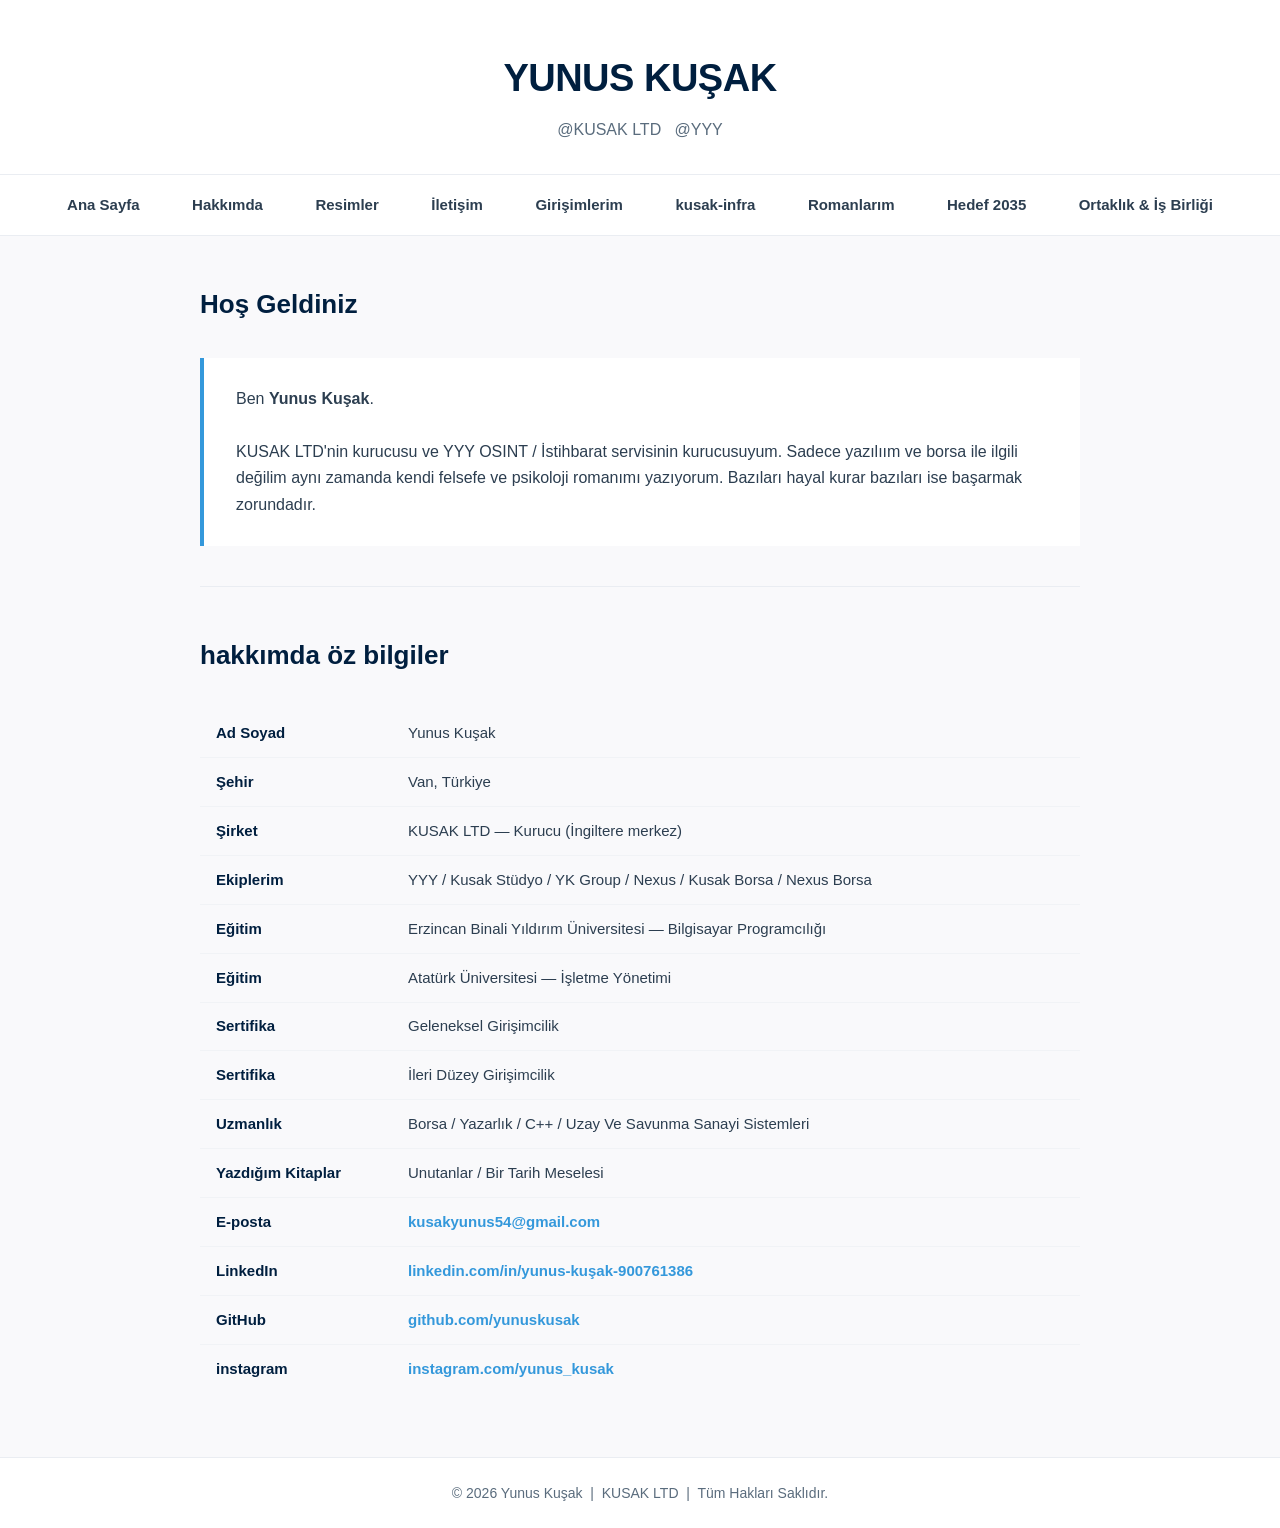
<file: index.html>
<!DOCTYPE html>
<html>
<head>
    <title>Yunus Kuşak | Ana Sayfa</title>
    <meta http-equiv="Content-Type" content="text/html; charset=utf-8">
    <link rel="stylesheet" href="style.css">

    <script type="application/ld+json">
    {
      "@context": "https://schema.org",
      "@type": "Person",
      "name": "Yunus Kuşak",
      "alternateName": "Yunus Kusak",
      "url": "https://yunuskusak.cloud",
      "image": [
        "https://upload.wikimedia.org/wikipedia/commons/b/b2/Yunus_Kusak_Profile_1.jpg",
        "https://upload.wikimedia.org/wikipedia/commons/6/65/Yunus_Kusak_Profile_2.jpg",
        "https://upload.wikimedia.org/wikipedia/commons/3/37/Yunus_Kusak_Profile_3.jpg"
      ],
      "email": "kusakyunus54@gmail.com",
      "homeLocation": {
        "@type": "Place",
        "name": "Van, Türkiye"
      },
      "jobTitle": "Kurucu & Yazılım Mühendisi",
      "worksFor": [
        {
          "@type": "Organization",
          "name": "KUSAK LTD"
        },
        {
          "@type": "Organization",
          "name": "YYY"
        },
        {
          "@type": "Organization",
          "name": "Kusak Stüdyo"
        },
        {
          "@type": "Organization",
          "name": "YK Group"
        },
        {
          "@type": "Organization",
          "name": "Nexus"
        },
        {
          "@type": "Organization",
          "name": "Kusak Borsa"
        },
        {
          "@type": "Organization",
          "name": "Nexus Borsa"
        }
      ],
      "alumniOf": [
        {
          "@type": "EducationalOrganization",
          "name": "Erzincan Binali Yıldırım Üniversitesi"
        },
        {
          "@type": "EducationalOrganization",
          "name": "Atatürk Üniversitesi"
        }
      ],
      "knowsAbout": [
        "Borsa",
        "Yazarlık",
        "C++",
        "Uzay Ve Savunma Sanayi Sistemleri"
      ],
      "sameAs": [
        "https://www.wikidata.org/wiki/Q140133362",
        "https://www.linkedin.com/in/yunus-kuşak-900761386",
        "https://github.com/yunuskusak",
        "https://www.instagram.com/yunus_kusak"
      ]
    }
    </script>
    <script type="application/ld+json">
{
  "@context": "https://schema.org",
  "@type": "WebSite",
  "url": "https://kusak.uk/",
  "publisher": {
    "@type": "Organization",
    "name": "KUSAK Ltd.",
    "sameAs": [
      "https://yunuskusak.cloud/",
      "https://kusak.uk/"
    ]
  }
}
</script>

<script type="application/ld+json">
{
  "@context": "https://schema.org",
  "@type": "Person",
  "name": "Yunus Kuşak",
  "url": "https://yunuskusak.cloud/",
  "sameAs": [
    "https://kusak.uk/",
    "https://www.linkedin.com/in/yunus-kuşak-900761386",
    "https://github.com/yunuskusak"
  ]
}
</script>
</head>
<body>

<div class="site-header">
    <h1>YUNUS KUŞAK</h1>
    <p>@KUSAK LTD &nbsp; @YYY</p>
</div>

<nav>
    <a href="index.html">Ana Sayfa</a>
    <a href="hakkimda.html">Hakkımda</a>
    <a href="resimler.html">Resimler</a>
    <a href="iletisim.html">İletişim</a>
    <a href="girisimlerim.html">Girişimlerim</a>
    <a href="kusak-infra.html">kusak-infra</a>
    <a href="romanlarim.html">Romanlarım</a>
    <a href="hedef2035.html">Hedef 2035</a>
    <a href="ortaklik.html">Ortaklık & İş Birliği</a>
</nav>

<div class="container">

    <h2>Hoş Geldiniz</h2>

    <div class="kart-kutu">
        <p>
            Ben <b>Yunus Kuşak</b>.<br><br>
            KUSAK LTD'nin kurucusu ve YYY OSINT / İstihbarat servisinin kurucusuyum. Sadece yazılıım ve borsa ile ilgili değilim aynı zamanda kendi felsefe ve psikoloji romanımı yazıyorum. Bazıları hayal kurar bazıları ise başarmak zorundadır. 
        </p>
    </div>

    <hr>

    <h2>hakkımda öz bilgiler</h2>

    <table class="bilgi-tablosu" cellpadding="12" cellspacing="0">
        <tr>
            <td class="bilgi-etiket">Ad Soyad</td>
            <td class="bilgi-deger">Yunus Kuşak</td>
        </tr>
        <tr>
            <td class="bilgi-etiket">Şehir</td>
            <td class="bilgi-deger">Van, Türkiye</td>
        </tr>
        <tr>
            <td class="bilgi-etiket">Şirket</td>
            <td class="bilgi-deger">KUSAK LTD — Kurucu (İngiltere merkez)</td>
        </tr>
         <tr>
    <td class="bilgi-etiket">Ekiplerim</td>
    <td class="bilgi-deger">YYY / Kusak Stüdyo / YK Group / Nexus / Kusak Borsa / Nexus Borsa</td>
        </tr>
        <tr>
            <td class="bilgi-etiket">Eğitim</td>
            <td class="bilgi-deger">Erzincan Binali Yıldırım Üniversitesi — Bilgisayar Programcılığı</td>
        </tr>
        <tr>
            <td class="bilgi-etiket">Eğitim</td>
            <td class="bilgi-deger">Atatürk Üniversitesi — İşletme Yönetimi</td>
            </tr>
        <tr>
         <tr>
            <td class="bilgi-etiket">Sertifika</td>
            <td class="bilgi-deger">Geleneksel Girişimcilik</td>
        </tr>
        <tr>
            <td class="bilgi-etiket">Sertifika</td>
            <td class="bilgi-deger">İleri Düzey Girişimcilik</td>
        </tr>
        <tr>
            <td class="bilgi-etiket">Uzmanlık</td>
            <td class="bilgi-deger">Borsa / Yazarlık / C++ / Uzay Ve Savunma Sanayi Sistemleri</td>
        </tr>
        <tr>
            <td class="bilgi-etiket">Yazdığım Kitaplar</td>
            <td class="bilgi-deger">Unutanlar / Bir Tarih Meselesi</td>
        </tr>
        <tr>
            <td class="bilgi-etiket">E‑posta</td>
            <td class="bilgi-deger"><a href="mailto:kusakyunus54@gmail.com">kusakyunus54@gmail.com</a></td>
        </tr>
        <tr>
            <td class="bilgi-etiket">LinkedIn</td>
            <td class="bilgi-deger">
                <a href="https://www.linkedin.com/in/yunus-kuşak-900761386" target="_blank">
                    linkedin.com/in/yunus-kuşak-900761386
                </a>
            </td>
        </tr>
        <tr>
            <td class="bilgi-etiket">GitHub</td>
            <td class="bilgi-deger">
                <a href="https://github.com/yunuskusak" target="_blank">github.com/yunuskusak</a>
            </td>
        </tr>
         <tr>
    <td class="bilgi-etiket">instagram</td>
    <td class="bilgi-deger">
        <a href="https://www.instagram.com/yunus_kusak" target="_blank">
            instagram.com/yunus_kusak
        </a>
    </td>
</tr>
    </table>

</div>

<footer>
    <p>
        &copy; 2026 Yunus Kuşak &nbsp;|&nbsp; KUSAK LTD &nbsp;|&nbsp; Tüm Hakları Saklıdır.
    </p>
</footer>

</body>
</html>
</file>
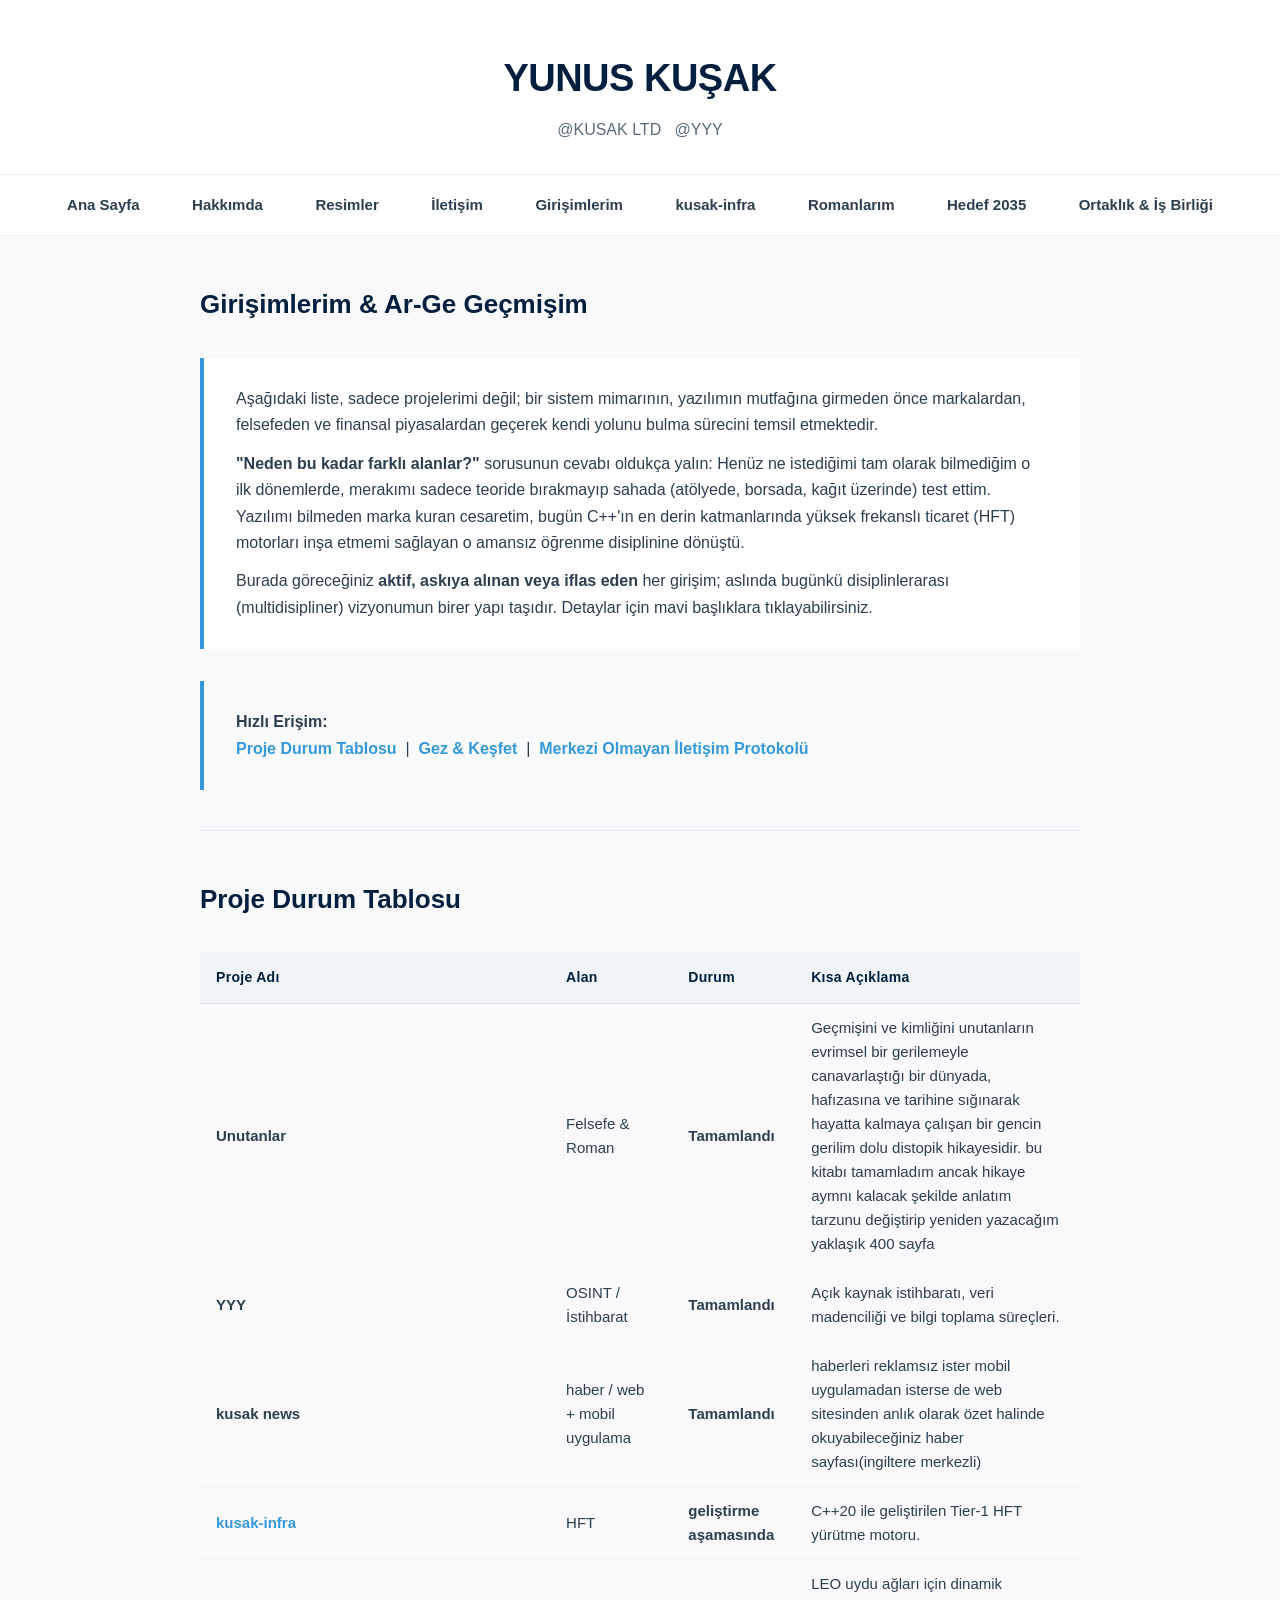
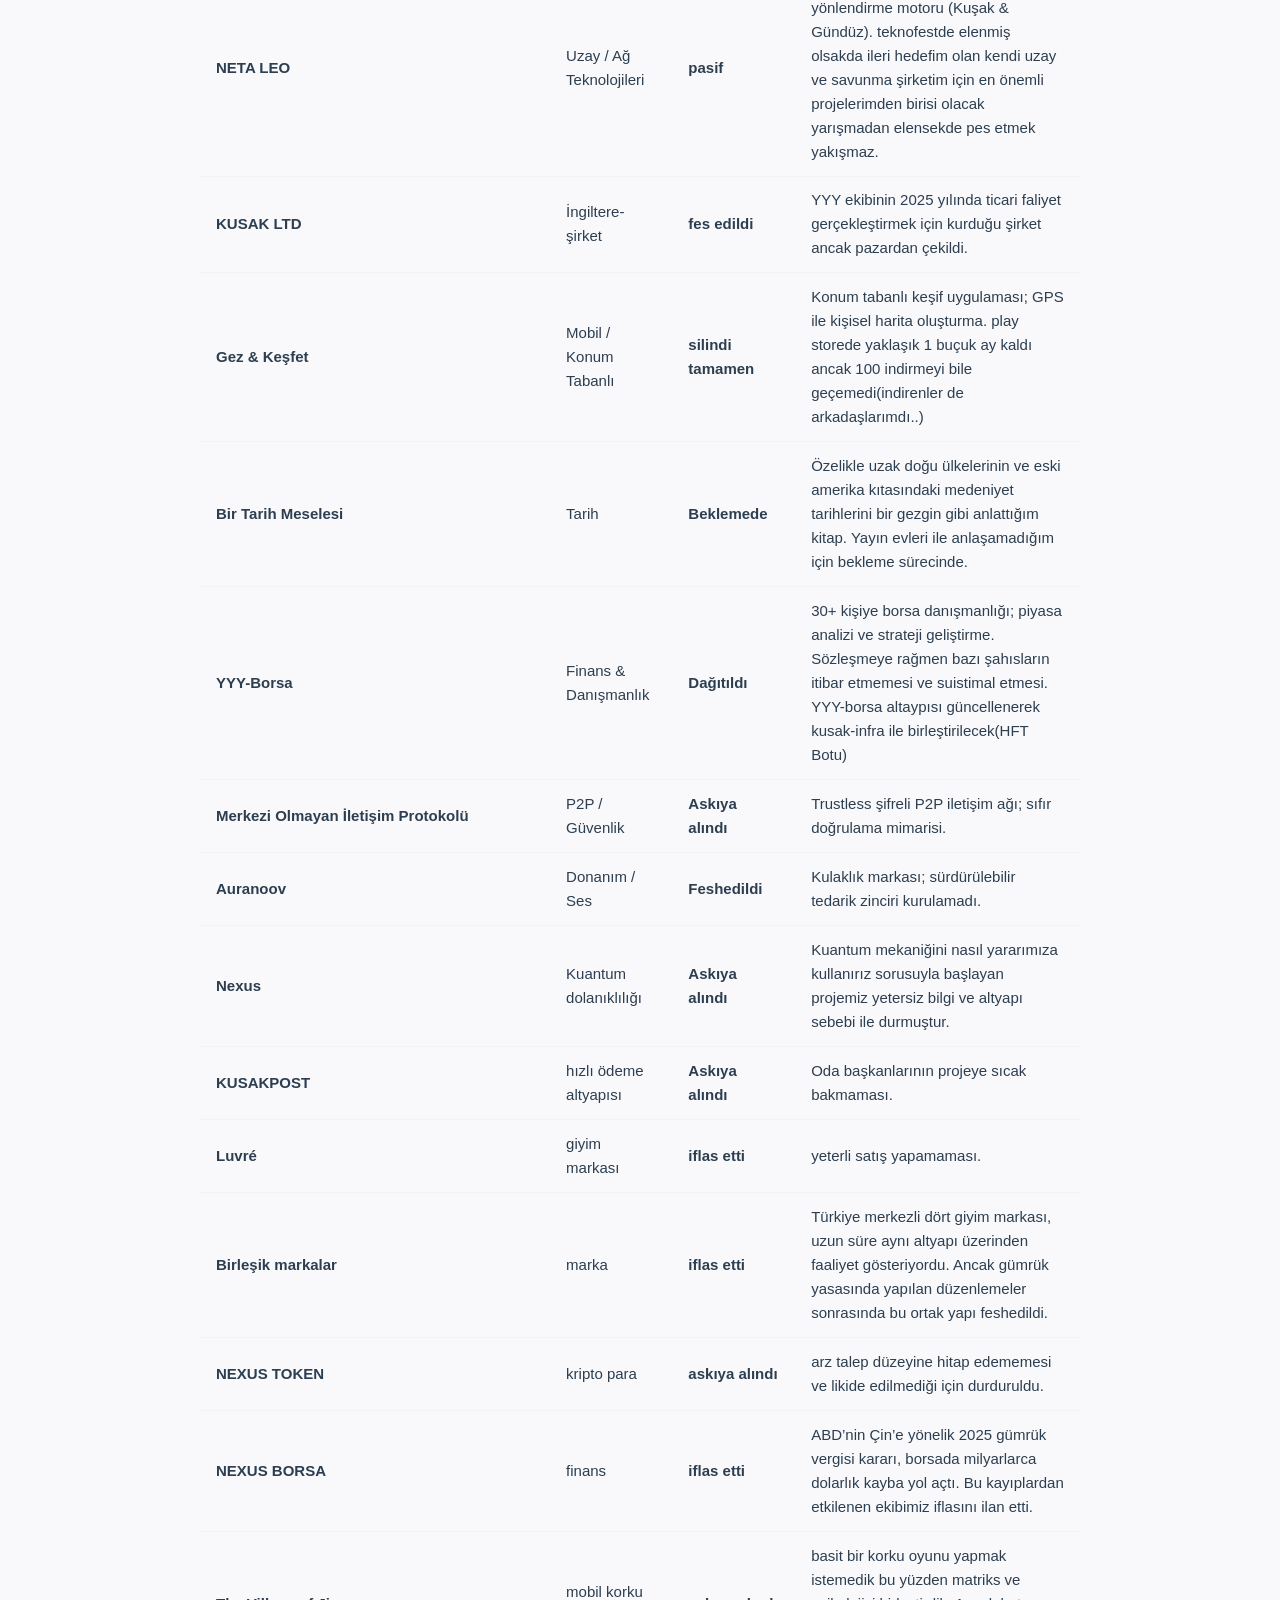
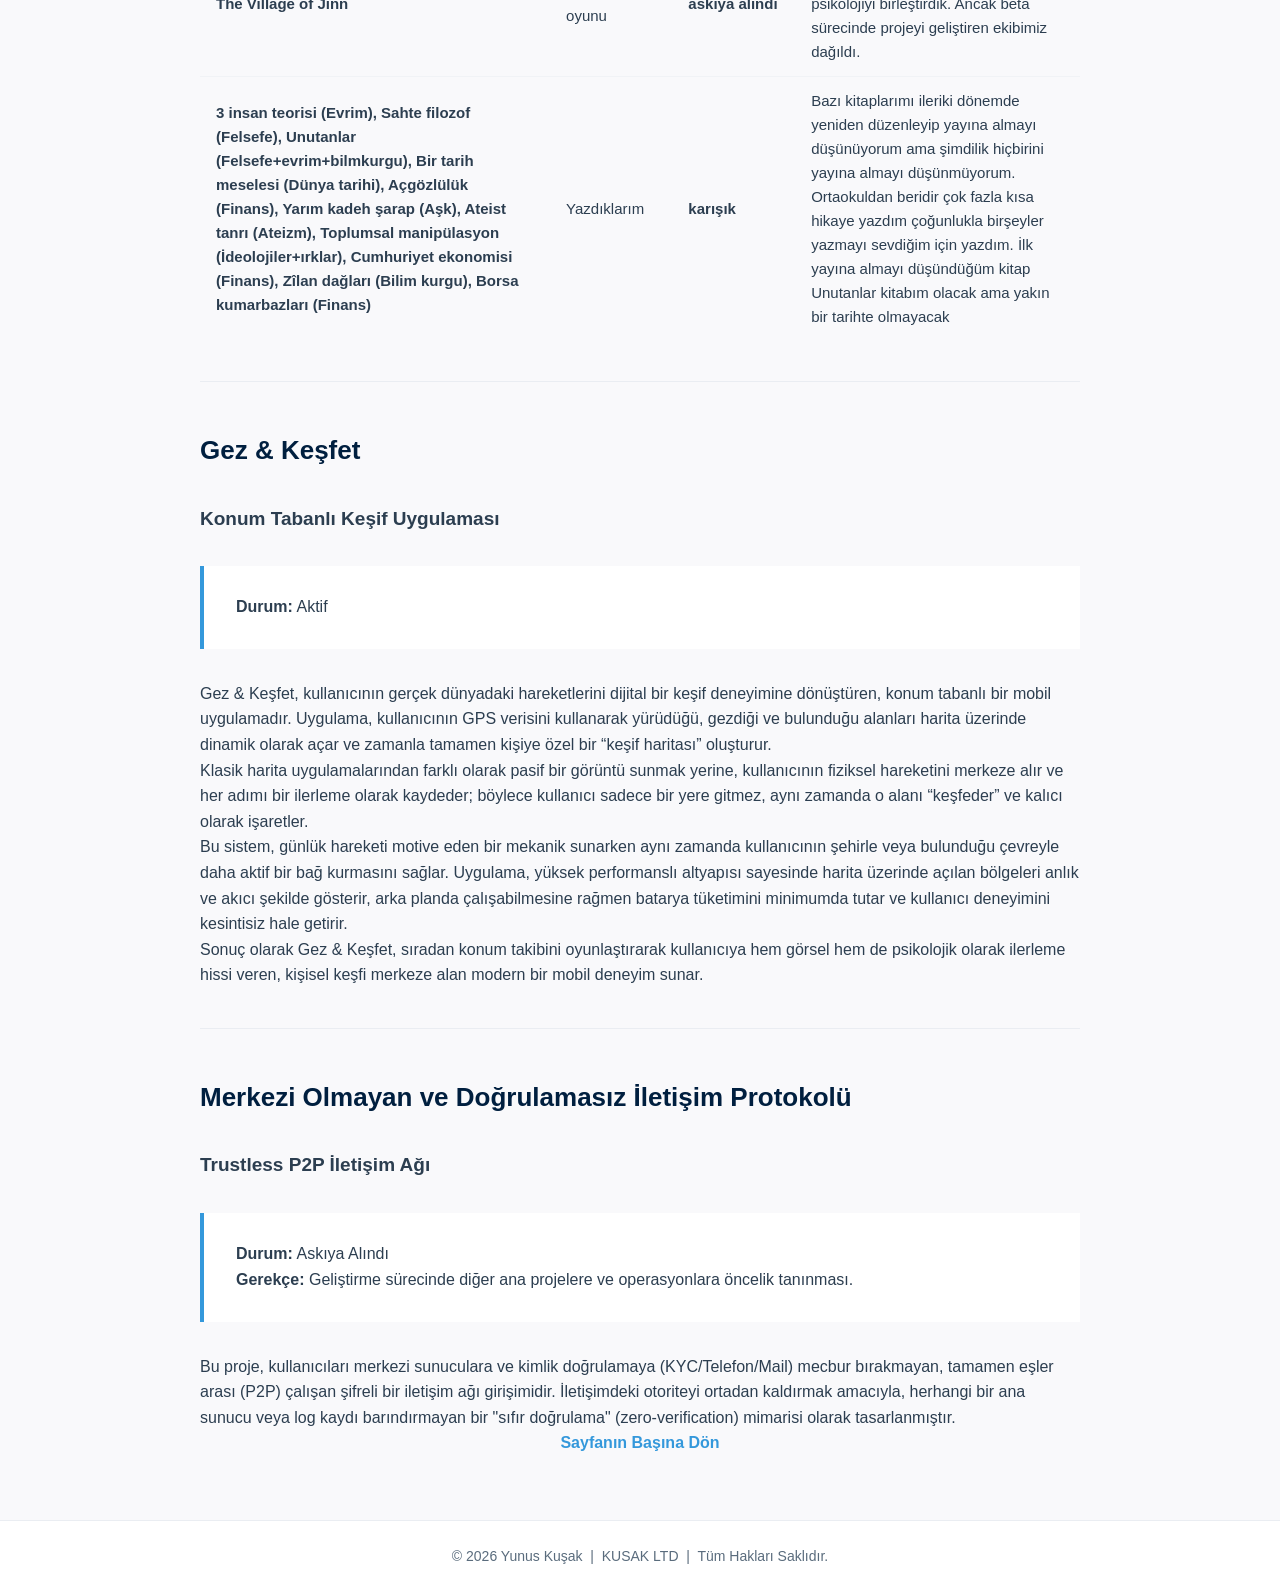
<file: girisimlerim.html>
<!DOCTYPE html>
<html>
<head>
    <title>Yunus Kuşak | Girişimlerim</title>
    <meta http-equiv="Content-Type" content="text/html; charset=utf-8">
    <link rel="stylesheet" href="style.css">
</head>
<body>

<div class="site-header">
    <h1>YUNUS KUŞAK</h1>
    <p>@KUSAK LTD &nbsp; @YYY</p>
</div>

<nav>
    <a href="index.html">Ana Sayfa</a>
    <a href="hakkimda.html">Hakkımda</a>
    <a href="resimler.html">Resimler</a>
    <a href="iletisim.html">İletişim</a>
    <a href="girisimlerim.html">Girişimlerim</a>
    <a href="kusak-infra.html">kusak-infra</a>
    <a href="romanlarim.html">Romanlarım</a>
    <a href="hedef2035.html">Hedef 2035</a>
    <a href="ortaklik.html">Ortaklık & İş Birliği</a>
</nav>

<div class="container"> 

    <h2>Girişimlerim & Ar-Ge Geçmişim</h2>

    <div class="kart-kutu">
        <p>
            Aşağıdaki liste, sadece projelerimi değil; bir sistem mimarının, yazılımın mutfağına girmeden önce markalardan, felsefeden ve finansal piyasalardan geçerek kendi yolunu bulma sürecini temsil etmektedir.
        </p>
        <p>
            <b>"Neden bu kadar farklı alanlar?"</b> sorusunun cevabı oldukça yalın: Henüz ne istediğimi tam olarak bilmediğim o ilk dönemlerde, merakımı sadece teoride bırakmayıp sahada (atölyede, borsada, kağıt üzerinde) test ettim. Yazılımı bilmeden marka kuran cesaretim, bugün C++'ın en derin katmanlarında yüksek frekanslı ticaret (HFT) motorları inşa etmemi sağlayan o amansız öğrenme disiplinine dönüştü.
        </p>
        <p>
            Burada göreceğiniz <b>aktif, askıya alınan veya iflas eden</b> her girişim; aslında bugünkü disiplinlerarası (multidisipliner) vizyonumun birer yapı taşıdır. Detaylar için mavi başlıklara tıklayabilirsiniz.
        </p>
    </div>

    <!-- Hızlı Erişim -->
    <div class="kart-kutu" style="background-color: #f8fafc;">
        <p>
            <b>Hızlı Erişim:</b><br>
            <a href="#tablo">Proje Durum Tablosu</a> &nbsp;|&nbsp;
            <a href="#gezkesfet">Gez &amp; Keşfet</a> &nbsp;|&nbsp;
            <a href="#trustless">Merkezi Olmayan İletişim Protokolü</a>
        </p>
    </div>

    <hr>

    <!-- Proje Durum Tablosu -->
    <a name="tablo"></a>
    <h2>Proje Durum Tablosu</h2>

    <table class="bilgi-tablosu" cellpadding="10" cellspacing="0">
        <tr>
            <th>Proje Adı</th>
            <th>Alan</th>
            <th>Durum</th>
            <th>Kısa Açıklama</th>
        </tr>
        <tr>
            <td><b>Unutanlar</b></td>
            <td>Felsefe &amp; Roman</td>
            <td><b>Tamamlandı</b></td>
            <td>Geçmişini ve kimliğini unutanların evrimsel bir gerilemeyle canavarlaştığı bir dünyada, hafızasına ve tarihine sığınarak hayatta kalmaya çalışan bir gencin gerilim dolu distopik hikayesidir. bu kitabı tamamladım ancak hikaye aymnı kalacak şekilde anlatım tarzunu değiştirip yeniden yazacağım yaklaşık 400 sayfa</td>
        </tr>
        <tr>
            <td><b>YYY</b></td>
            <td>OSINT / İstihbarat</td>
            <td><b>Tamamlandı</b></td>
            <td>Açık kaynak istihbaratı, veri madenciliği ve bilgi toplama süreçleri.</td>
        </tr>
         <tr>
            <td><b>kusak news</b></td>
            <td>haber / web + mobil uygulama</td>
            <td><b>Tamamlandı</b></td>
            <td>haberleri reklamsız ister mobil uygulamadan isterse de web sitesinden anlık olarak özet halinde okuyabileceğiniz haber sayfası(ingiltere merkezli)</td>
        </tr>
        <tr>
            <td><b><a href="kusak-infra.html">kusak-infra</a></b></td>
            <td>HFT</td>
            <td><b>geliştirme aşamasında</b></td>
            <td>C++20 ile geliştirilen Tier‑1 HFT yürütme motoru.</td>
        </tr>
        <tr>
            <td><b>NETA LEO</b></td>
            <td>Uzay / Ağ Teknolojileri</td>
            <td><b>pasif</b></td>
            <td>LEO uydu ağları için dinamik yönlendirme motoru (Kuşak &amp; Gündüz). teknofestde elenmiş olsakda ileri hedefim olan kendi uzay ve savunma şirketim için en önemli projelerimden birisi olacak yarışmadan elensekde pes etmek yakışmaz.</td>
        </tr>
        <tr>
        <tr>
            <td><b>KUSAK LTD</b></td>
            <td>İngiltere-şirket</td>
            <td><b>fes edildi</b></td>
            <td>YYY ekibinin 2025 yılında ticari faliyet gerçekleştirmek için kurduğu şirket ancak pazardan çekildi.</td>
        </tr>
            <td><b>Gez &amp; Keşfet</b></td>
            <td>Mobil / Konum Tabanlı</td>
            <td><b>silindi tamamen</b></td>
            <td>Konum tabanlı keşif uygulaması; GPS ile kişisel harita oluşturma. play storede yaklaşık 1 buçuk ay kaldı ancak 100 indirmeyi bile 
             geçemedi(indirenler de arkadaşlarımdı..)</td>
        </tr>
        <tr>
            <td><b>Bir Tarih Meselesi</b></td>
            <td>Tarih</td>
            <td><b>Beklemede</b></td>
            <td>Özelikle uzak doğu ülkelerinin ve eski amerika kıtasındaki medeniyet tarihlerini bir gezgin gibi anlattığım kitap. Yayın evleri ile anlaşamadığım için bekleme sürecinde.</td>
        </tr>
        <tr>
            <td><b>YYY-Borsa</b></td>
            <td>Finans &amp; Danışmanlık</td>
            <td><b>Dağıtıldı</b></td>
            <td>30+ kişiye borsa danışmanlığı; piyasa analizi ve strateji geliştirme. Sözleşmeye rağmen bazı şahısların itibar etmemesi ve suistimal etmesi. YYY-borsa altaypısı güncellenerek kusak-infra ile birleştirilecek(HFT Botu)</td>
        </tr>
        <tr>
            <td><b>Merkezi Olmayan İletişim Protokolü</b></td>
            <td>P2P / Güvenlik</td>
            <td><b>Askıya alındı</b></td>
            <td>Trustless şifreli P2P iletişim ağı; sıfır doğrulama mimarisi.</td>
        </tr>
        <tr>
            <td><b>Auranoov</b></td>
            <td>Donanım / Ses</td>
            <td><b>Feshedildi</b></td>
            <td>Kulaklık markası; sürdürülebilir tedarik zinciri kurulamadı.</td>
        </tr>
        <tr>
            <td><b>Nexus</b></td>
            <td>Kuantum dolanıklılığı</td>
            <td><b>Askıya alındı</b></td>
            <td>Kuantum mekaniğini nasıl yararımıza kullanırız sorusuyla başlayan projemiz yetersiz bilgi ve altyapı sebebi ile durmuştur.</td>
        </tr>
        <tr>
            <td><b>KUSAKPOST</b></td>
            <td>hızlı ödeme altyapısı</td>
            <td><b>Askıya alındı</b></td>
            <td>Oda başkanlarının projeye sıcak bakmaması.</td>
        </tr>
        <tr>
            <td><b>Luvré</b></td>
            <td>giyim markası</td>
            <td><b>iflas etti</b></td>
            <td>yeterli satış yapamaması.</td>
        </tr>
        <tr>
            <td><b>Birleşik markalar</b></td>
            <td>marka</td>
            <td><b>iflas etti</b></td>
            <td>Türkiye merkezli dört giyim markası, uzun süre aynı altyapı üzerinden faaliyet gösteriyordu. Ancak gümrük yasasında yapılan düzenlemeler sonrasında bu ortak yapı feshedildi.</td>
        </tr>
        <tr>
            <td><b>NEXUS TOKEN</b></td>
            <td>kripto para</td>
            <td><b>askıya alındı</b></td>
            <td>arz talep düzeyine hitap edememesi ve likide edilmediği için durduruldu.</td>
        </tr>
        <tr>
            <td><b>NEXUS BORSA</b></td>
            <td>finans</td>
            <td><b>iflas etti</b></td>
            <td>ABD’nin Çin’e yönelik 2025 gümrük vergisi kararı, borsada milyarlarca dolarlık kayba yol açtı. Bu kayıplardan etkilenen ekibimiz iflasını ilan etti.</td>
        </tr>
        <tr>
            <td><b>The Village of Jinn</b></td>
            <td>mobil korku oyunu</td>
            <td><b>askıya alındı</b></td>
            <td>basit bir korku oyunu yapmak istemedik bu yüzden matriks ve psikolojiyi birleştirdik. Ancak beta sürecinde projeyi geliştiren ekibimiz dağıldı.</td>
        </tr>
          <tr>
            <td><b>3 insan teorisi (Evrim), Sahte filozof (Felsefe), Unutanlar (Felsefe+evrim+bilmkurgu), Bir tarih meselesi (Dünya tarihi), Açgözlülük (Finans), Yarım kadeh şarap (Aşk), Ateist tanrı (Ateizm), Toplumsal manipülasyon (İdeolojiler+ırklar), Cumhuriyet ekonomisi (Finans), Zîlan dağları (Bilim kurgu), Borsa kumarbazları (Finans)</b></td>
            <td>Yazdıklarım</td>
            <td><b>karışık</b></td>
            <td>Bazı kitaplarımı ileriki dönemde yeniden düzenleyip yayına almayı düşünüyorum ama şimdilik hiçbirini yayına almayı düşünmüyorum. Ortaokuldan beridir çok fazla kısa hikaye yazdım çoğunlukla birşeyler yazmayı sevdiğim için yazdım. İlk yayına almayı düşündüğüm kitap Unutanlar kitabım olacak ama yakın bir tarihte olmayacak </td>
        </tr>
    </table>

    <hr>

    <!-- Gez & Keşfet Detay -->
    <a name="gezkesfet"></a>
    <h2>Gez &amp; Keşfet</h2>

    <h3>Konum Tabanlı Keşif Uygulaması</h3>

    <div class="kart-kutu">
        <p>
            <b>Durum:</b> Aktif
        </p>
    </div>

    <p>
        Gez &amp; Keşfet, kullanıcının gerçek dünyadaki hareketlerini dijital bir keşif deneyimine
        dönüştüren, konum tabanlı bir mobil uygulamadır. Uygulama, kullanıcının GPS verisini
        kullanarak yürüdüğü, gezdiği ve bulunduğu alanları harita üzerinde dinamik olarak açar ve
        zamanla tamamen kişiye özel bir “keşif haritası” oluşturur.
    </p>
    <p>
        Klasik harita uygulamalarından farklı olarak pasif bir görüntü sunmak yerine, kullanıcının
        fiziksel hareketini merkeze alır ve her adımı bir ilerleme olarak kaydeder; böylece kullanıcı
        sadece bir yere gitmez, aynı zamanda o alanı “keşfeder” ve kalıcı olarak işaretler.
    </p>
    <p>
        Bu sistem, günlük hareketi motive eden bir mekanik sunarken aynı zamanda kullanıcının
        şehirle veya bulunduğu çevreyle daha aktif bir bağ kurmasını sağlar. Uygulama, yüksek
        performanslı altyapısı sayesinde harita üzerinde açılan bölgeleri anlık ve akıcı şekilde
        gösterir, arka planda çalışabilmesine rağmen batarya tüketimini minimumda tutar ve
        kullanıcı deneyimini kesintisiz hale getirir.
    </p>
    <p>
        Sonuç olarak Gez &amp; Keşfet, sıradan konum takibini oyunlaştırarak kullanıcıya hem
        görsel hem de psikolojik olarak ilerleme hissi veren, kişisel keşfi merkeze alan modern
        bir mobil deneyim sunar.
    </p>

    <hr>

    <!-- Merkezi Olmayan İletişim Protokolü Detay -->
    <a name="trustless"></a>
    <h2>Merkezi Olmayan ve Doğrulamasız İletişim Protokolü</h2>

    <h3>Trustless P2P İletişim Ağı</h3>

    <div class="kart-kutu">
        <p>
            <b>Durum:</b> Askıya Alındı<br>
            <b>Gerekçe:</b> Geliştirme sürecinde diğer ana projelere ve operasyonlara öncelik tanınması.
        </p>
    </div>

    <p>
        Bu proje, kullanıcıları merkezi sunuculara ve kimlik doğrulamaya (KYC/Telefon/Mail)
        mecbur bırakmayan, tamamen eşler arası (P2P) çalışan şifreli bir iletişim ağı girişimidir.
        İletişimdeki otoriteyi ortadan kaldırmak amacıyla, herhangi bir ana sunucu veya log kaydı
        barındırmayan bir "sıfır doğrulama" (zero‑verification) mimarisi olarak tasarlanmıştır.
    </p>

    <p style="text-align: center;">
        <a href="#tablo">Sayfanın Başına Dön</a>
    </p>

</div>

<footer>
    <p>
        &copy; 2026 Yunus Kuşak &nbsp;|&nbsp; KUSAK LTD &nbsp;|&nbsp; Tüm Hakları Saklıdır.
    </p>
</footer>

</body>
</html>
</file>
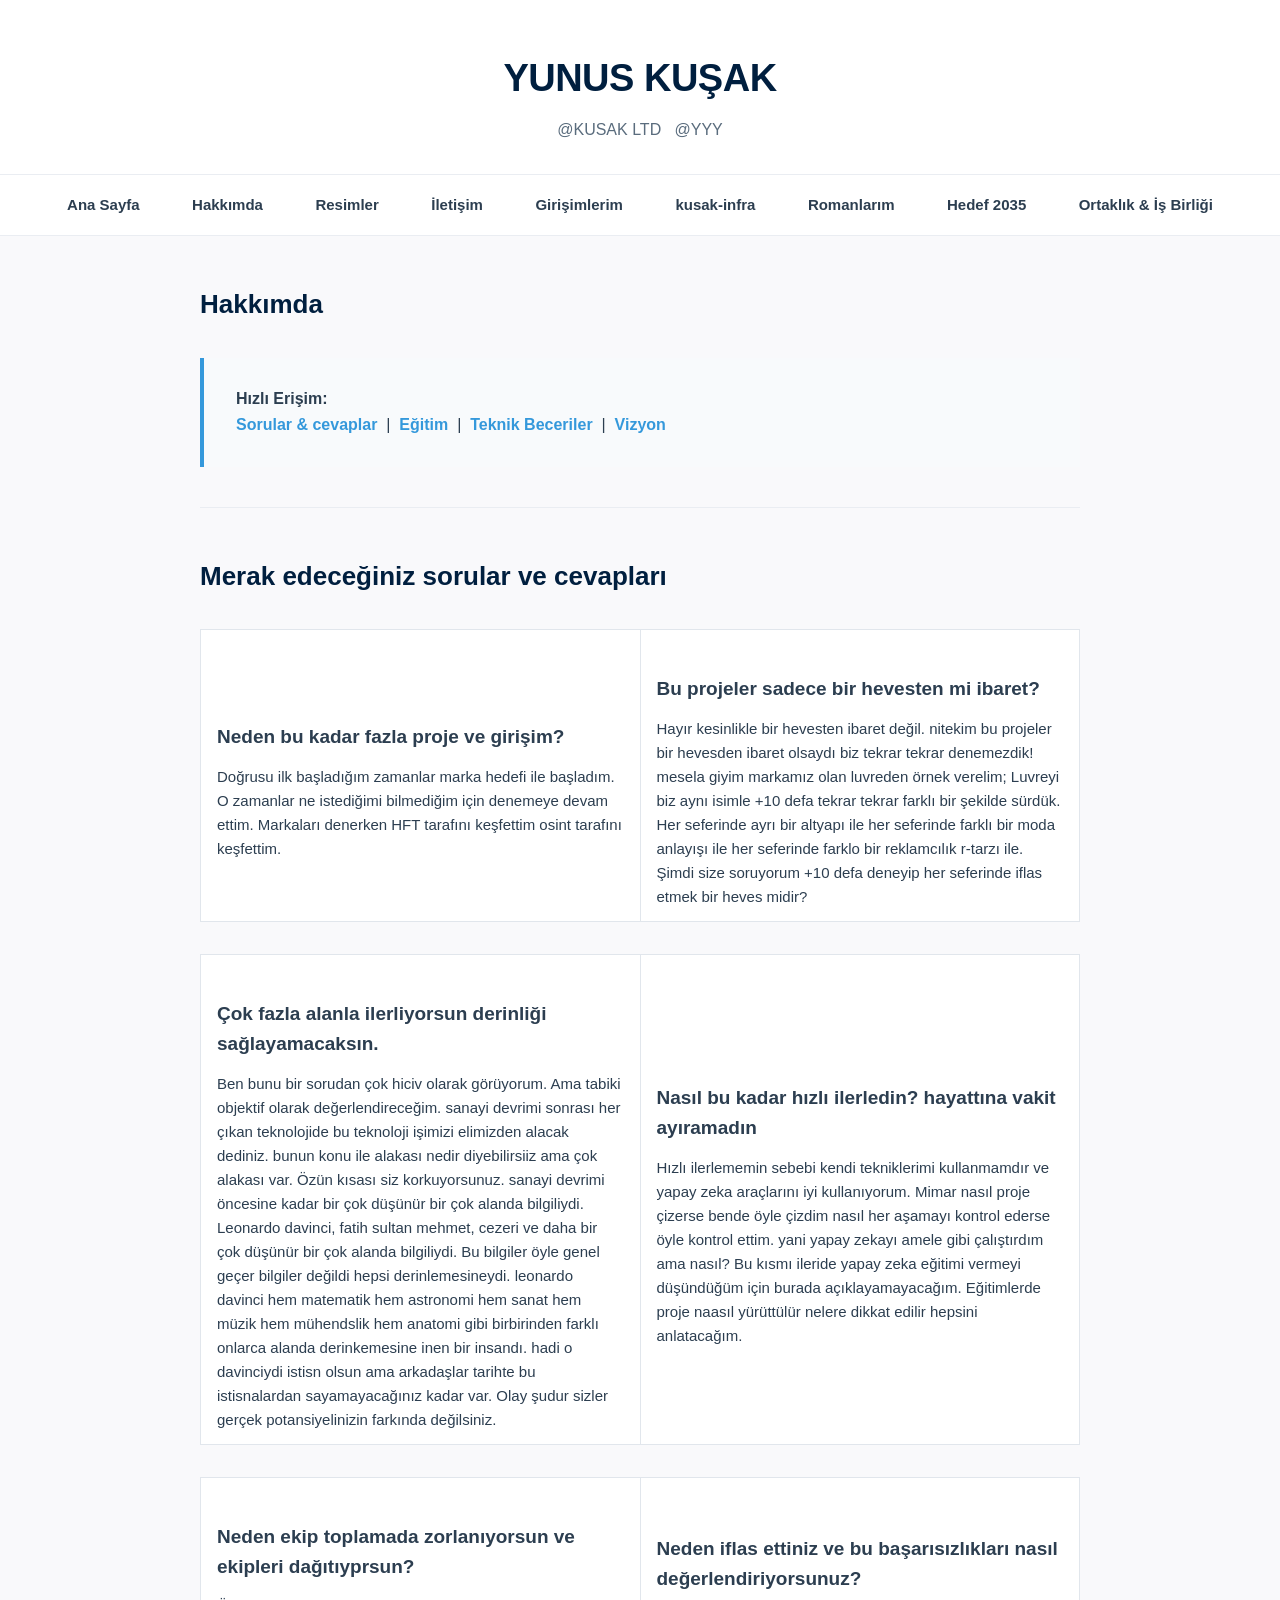
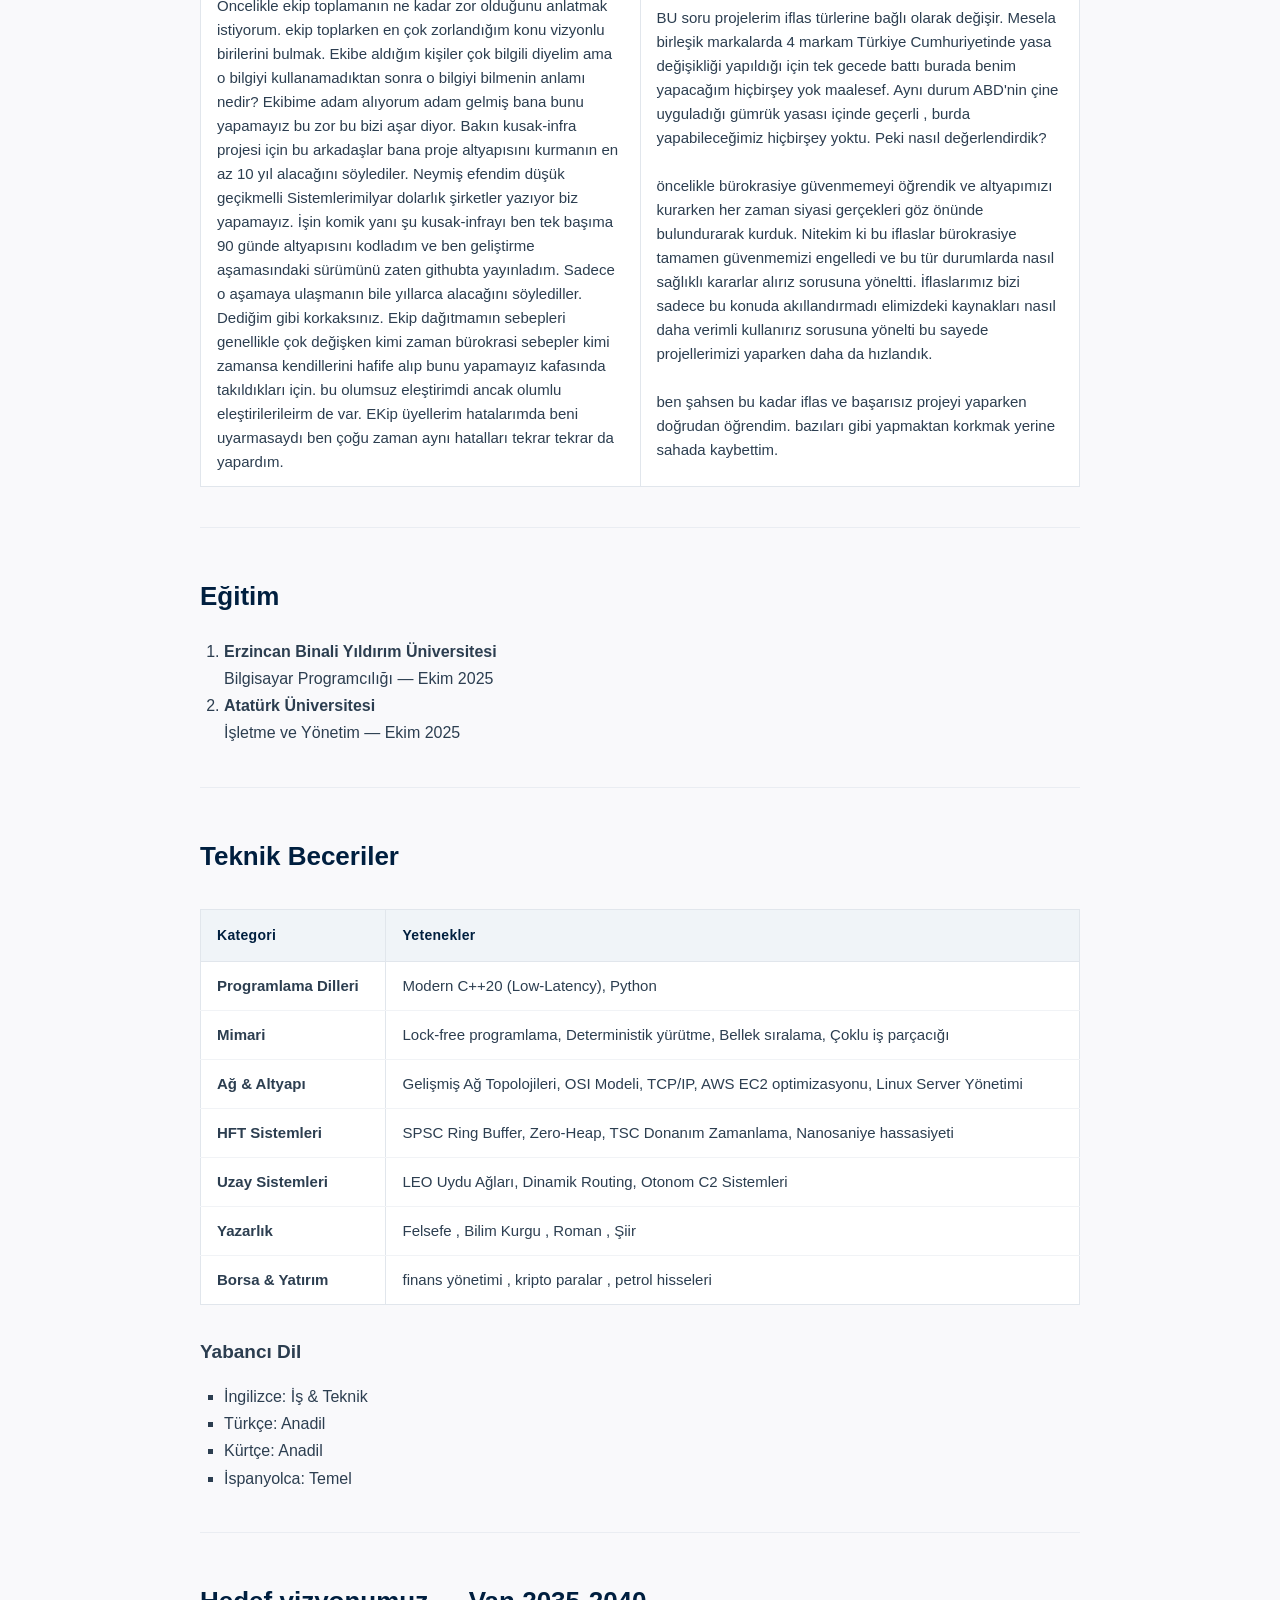
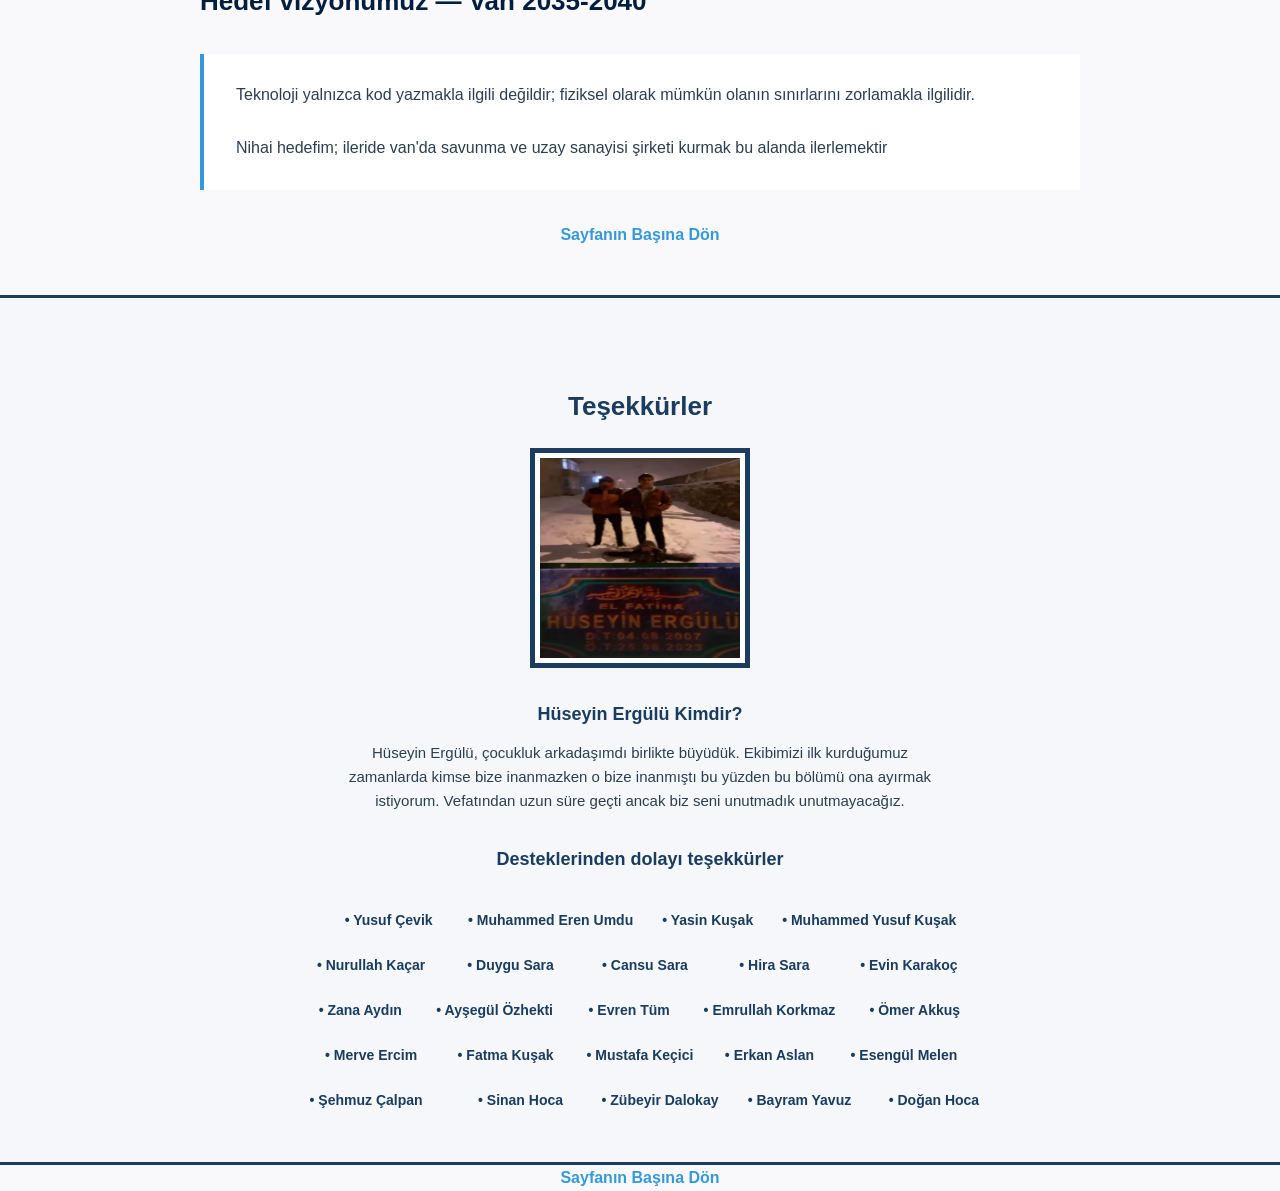
<file: hakkimda.html>
<!DOCTYPE html>
<html>
<head>
    <title>Yunus Kuşak | Hakkımda</title>
    <meta http-equiv="Content-Type" content="text/html; charset=utf-8">
    <link rel="stylesheet" href="style.css">
</head>
<body>

<div class="site-header">
    <h1>YUNUS KUŞAK</h1>
    <p>@KUSAK LTD &nbsp; @YYY</p>
</div>

<nav>
    <a href="index.html">Ana Sayfa</a>
    <a href="hakkimda.html">Hakkımda</a>
    <a href="resimler.html">Resimler</a>
    <a href="iletisim.html">İletişim</a>
    <a href="girisimlerim.html">Girişimlerim</a>
    <a href="kusak-infra.html">kusak-infra</a>
    <a href="romanlarim.html">Romanlarım</a>
    <a href="hedef2035.html">Hedef 2035</a>
    <a href="ortaklik.html">Ortaklık & İş Birliği</a>
</nav>

<div class="container">

    <h2>Hakkımda</h2>

    <div class="kart-kutu" style="background-color: #f8fafc;">
        <p>
            <b>Hızlı Erişim:</b><br>
            <a href="#sorucevap">Sorular &amp; cevaplar</a> &nbsp;|&nbsp;
            <a href="#egitim">Eğitim</a> &nbsp;|&nbsp;
            <a href="#beceriler">Teknik Beceriler</a> &nbsp;|&nbsp;
            <a href="#vizyon">Vizyon</a>
        </p>
    </div>

    <hr>

    <a name="sorucevap"></a>
    <h2>Merak edeceğiniz sorular ve cevapları</h2>

    <table border="1" cellpadding="20" cellspacing="10">
        <tr>
            <td width="50%" valign="top">
                <h3>Neden bu kadar fazla proje ve girişim?</h3>
                <p>Doğrusu ilk başladığım zamanlar marka hedefi ile başladım.
                    O zamanlar ne istediğimi bilmediğim için denemeye devam ettim. 
                    Markaları denerken HFT tarafını keşfettim osint tarafını keşfettim.
                </p>
            </td>
            <td width="50%" valign="top">
                <h3>Bu projeler sadece bir hevesten mi ibaret?</h3>
                <p>Hayır kesinlikle bir hevesten ibaret değil.
                    nitekim bu projeler bir hevesden ibaret olsaydı biz tekrar tekrar denemezdik!
                    mesela giyim markamız olan luvreden örnek verelim;
                    Luvreyi biz aynı isimle +10 defa tekrar tekrar farklı bir şekilde sürdük.
                    Her seferinde ayrı bir altyapı ile her seferinde farklı bir moda anlayışı ile 
                    her seferinde farklo bir reklamcılık r-tarzı ile.
                    Şimdi size soruyorum +10 defa deneyip her seferinde iflas etmek bir heves midir?
                </p>
            </td>
        </tr>
    </table>
    <table border="1" cellpadding="20" cellspacing="10">
        <tr>
            <td width="50%" valign="top">
                <h3>Çok fazla alanla ilerliyorsun derinliği sağlayamacaksın.</h3>
                <p>Ben bunu bir sorudan çok hiciv olarak görüyorum.
                     Ama tabiki objektif olarak değerlendireceğim.
                     sanayi devrimi sonrası her çıkan teknolojide bu teknoloji işimizi elimizden alacak dediniz.
                     bunun konu ile alakası nedir diyebilirsiiz ama çok alakası var. Özün kısası siz korkuyorsunuz.
                     sanayi devrimi öncesine kadar bir çok düşünür bir çok alanda bilgiliydi. Leonardo davinci, fatih sultan mehmet,
                     cezeri ve daha bir çok düşünür bir çok alanda bilgiliydi. Bu bilgiler öyle 
                     genel geçer bilgiler değildi hepsi derinlemesineydi.
                     leonardo davinci hem matematik hem astronomi hem sanat hem müzik hem mühendslik hem anatomi gibi 
                     birbirinden farklı onlarca alanda derinkemesine inen bir insandı. hadi o davinciydi istisn olsun ama 
                     arkadaşlar tarihte bu istisnalardan sayamayacağınız kadar var. Olay şudur sizler gerçek
                     potansiyelinizin farkında değilsiniz.
                </p>
            </td>
            <td width="50%" valign="top">
                <h3>Nasıl bu kadar hızlı ilerledin? hayattına vakit ayıramadın</h3>
                 Hızlı ilerlememin sebebi kendi tekniklerimi kullanmamdır ve yapay zeka araçlarını iyi kullanıyorum.
                 Mimar nasıl proje çizerse bende öyle çizdim nasıl her aşamayı kontrol ederse öyle kontrol ettim.
                 yani yapay zekayı amele gibi çalıştırdım ama nasıl? Bu kısmı ileride yapay zeka eğitimi vermeyi düşündüğüm için
                 burada açıklayamayacağım. Eğitimlerde proje naasıl yürüttülür nelere dikkat edilir 
                 hepsini anlatacağım.
                <p>
                </p>
            </td>
        </tr>
    </table>
        <table border="1" cellpadding="20" cellspacing="10">
        <tr>
            <td width="50%" valign="top">
                <h3>Neden ekip toplamada zorlanıyorsun ve ekipleri dağıtıyprsun?</h3>
                <p>Öncelikle ekip toplamanın ne kadar zor olduğunu anlatmak istiyorum. 
                    ekip toplarken en çok zorlandığım konu vizyonlu birilerini bulmak.
                    Ekibe aldığım kişiler çok bilgili diyelim ama o bilgiyi kullanamadıktan sonra
                    o bilgiyi bilmenin anlamı nedir? Ekibime adam alıyorum adam gelmiş bana bunu yapamayız bu zor 
                    bu bizi aşar diyor. Bakın kusak-infra projesi için bu arkadaşlar bana proje altyapısını kurmanın 
                    en az 10 yıl alacağını söylediler. Neymiş efendim düşük geçikmelli Sistemlerimilyar dolarlık şirketler
                    yazıyor biz yapamayız. İşin komik yanı şu kusak-infrayı ben tek başıma 90 günde altyapısını kodladım ve
                    ben geliştirme aşamasındaki sürümünü zaten githubta yayınladım. Sadece o aşamaya ulaşmanın bile yıllarca alacağını söylediller.
                    Dediğim gibi korkaksınız. Ekip dağıtmamın sebepleri genellikle çok değişken kimi zaman bürokrasi sebepler kimi zamansa 
                    kendillerini hafife alıp bunu yapamayız kafasında takıldıkları için. bu olumsuz eleştirimdi ancak olumlu eleştirilerileirm de var. 
                    EKip üyellerim hatalarımda beni uyarmasaydı ben çoğu zaman aynı hatalları tekrar tekrar da yapardım.
                    
                </p>
            </td>
            <td width="50%" valign="top">
                <h3>Neden iflas ettiniz ve bu başarısızlıkları nasıl değerlendiriyorsunuz?</h3>
                <p>BU soru projelerim iflas türlerine bağlı olarak değişir. Mesela birleşik markalarda 4 markam Türkiye Cumhuriyetinde yasa değişikliği 
                    yapıldığı için tek gecede battı burada benim yapacağım hiçbirşey yok maalesef.
                    Aynı durum ABD'nin çine uyguladığı gümrük yasası içinde geçerli , burda yapabileceğimiz hiçbirşey yoktu. 
                    Peki nasıl değerlendirdik?<br><br>
                    öncelikle bürokrasiye güvenmemeyi öğrendik ve altyapımızı kurarken her zaman siyasi gerçekleri göz önünde
                    bulundurarak kurduk. Nitekim ki bu iflaslar bürokrasiye tamamen güvenmemizi engelledi ve bu tür durumlarda nasıl sağlıklı kararlar alırız 
                    sorusuna yöneltti.
                    İflaslarımız bizi sadece bu konuda akıllandırmadı elimizdeki kaynakları nasıl daha verimli kullanırız sorusuna yönelti bu sayede projellerimizi
                    yaparken daha da hızlandık. <br><br>
                    ben şahsen bu kadar iflas ve başarısız projeyi yaparken doğrudan öğrendim. bazıları gibi yapmaktan korkmak yerine sahada kaybettim.
                </p>
            </td>
        </tr>
    </table>
    <hr>

    <a name="egitim"></a>
    <h2>Eğitim</h2>

    <ol>
        <li>
            <b>Erzincan Binali Yıldırım Üniversitesi</b><br>
            Bilgisayar Programcılığı — Ekim 2025<br>
        </li>
        <li>
            <b>Atatürk Üniversitesi</b><br>
            İşletme ve Yönetim — Ekim 2025
        </li>
    </ol>

    <hr>

    <a name="beceriler"></a>
    <h2>Teknik Beceriler</h2>

    <table border="1" cellpadding="10" cellspacing="0">
        <tr>
            <th>Kategori</th>
            <th>Yetenekler</th>
        </tr>
        <tr>
            <td><b>Programlama Dilleri</b></td>
            <td>Modern C++20 (Low-Latency), Python</td>
        </tr>
        <tr>
            <td><b>Mimari</b></td>
            <td>Lock-free programlama, Deterministik yürütme, Bellek sıralama, Çoklu iş parçacığı</td>
        </tr>
        <tr>
            <td><b>Ağ &amp; Altyapı</b></td>
            <td>Gelişmiş Ağ Topolojileri, OSI Modeli, TCP/IP, AWS EC2 optimizasyonu, Linux Server Yönetimi</td>
        </tr>
        <tr>
            <td><b>HFT Sistemleri</b></td>
            <td>SPSC Ring Buffer, Zero-Heap, TSC Donanım Zamanlama, Nanosaniye hassasiyeti</td>
        </tr>
        <tr>
            <td><b>Uzay Sistemleri</b></td>
            <td>LEO Uydu Ağları, Dinamik Routing, Otonom C2 Sistemleri</td>
        </tr>
        <tr>
            <td><b>Yazarlık</b></td>
            <td>Felsefe , Bilim Kurgu , Roman , Şiir</td>
        </tr>
        <tr>
            <td><b>Borsa &amp; Yatırım</b></td>
            <td>finans yönetimi , kripto paralar , petrol hisseleri</td>
        </tr>
    </table>

    <h3>Yabancı Dil</h3>
    <ul type="square">
        <li>İngilizce: İş &amp; Teknik</li>
        <li>Türkçe: Anadil</li>
        <li>Kürtçe: Anadil</li>
        <li>İspanyolca: Temel</li>
    </ul>

    <hr>

    <a name="vizyon"></a>
    <h2>Hedef vizyonumuz — Van 2035-2040</h2>

    <div class="kart-kutu">
        <p>
            Teknoloji yalnızca kod yazmakla ilgili değildir; fiziksel olarak mümkün olanın
            sınırlarını zorlamakla ilgilidir.<br><br>
            Nihai hedefim; ileride van'da savunma ve uzay sanayisi şirketi kurmak bu alanda ilerlemektir
        </p>
    </div>
    <p style="text-align: center;">
        <a href="#ozet">Sayfanın Başına Dön</a>
    </p>

</div>   <!-- container kapanışı -->

    </div>  <!-- kart-kutu (vizyon) kapanışı -->

    <!-- ===== TEŞEKKÜRLER BÖLÜMÜ ===== -->
<div style="background-color: #f5f7fa; border-top: 3px solid #1a3c5e; border-bottom: 3px solid #1a3c5e; padding: 40px 20px; margin-top: 40px; text-align: center; font-family: Arial, sans-serif;">
    
    <h2 style="color: #1a3c5e; font-size: 26px; margin-bottom: 20px;">Teşekkürler</h2>
    
    <img src="resimler/huseyin_ergul.jpg" alt="Hüseyin Ergül" style="width: 200px; height: 200px; margin: 0 auto 20px auto; display: block; border: 5px solid #1a3c5e; padding: 5px; background-color: #ffffff;">
    
    <h3 style="color: #1a3c5e; font-size: 18px; margin-bottom: 12px;">Hüseyin Ergülü Kimdir?</h3>
    <p style="font-size: 15px; color: #2c3e50; max-width: 600px; margin: 0 auto 25px auto; line-height: 1.6;">
        Hüseyin Ergülü, çocukluk arkadaşımdı birlikte büyüdük. Ekibimizi ilk kurduğumuz zamanlarda kimse bize inanmazken o bize inanmıştı bu yüzden bu bölümü ona ayırmak istiyorum. Vefatından uzun süre geçti ancak biz seni unutmadık unutmayacağız. 
    </p>
    
    <h3 style="color: #1a3c5e; font-size: 18px; margin-bottom: 25px;">Desteklerinden dolayı teşekkürler</h3>
    
    <div style="max-width: 750px; margin: 0 auto; line-height: 2.8; text-align: center;">
        <span style="display: inline-block; min-width: 130px; font-weight: bold; color: #1a3c5e; font-size: 14px; margin: 0 5px;">• Yusuf Çevik</span>
        <span style="display: inline-block; min-width: 160px; font-weight: bold; color: #1a3c5e; font-size: 14px; margin: 0 5px;">• Muhammed Eren Umdu</span>
        <span style="display: inline-block; min-width: 120px; font-weight: bold; color: #1a3c5e; font-size: 14px; margin: 0 5px;">• Yasin Kuşak</span>
        <span style="display: inline-block; min-width: 120px; font-weight: bold; color: #1a3c5e; font-size: 14px; margin: 0 5px;">• Muhammed Yusuf Kuşak</span>
        <span style="display: inline-block; min-width: 130px; font-weight: bold; color: #1a3c5e; font-size: 14px; margin: 0 5px;">• Nurullah Kaçar</span>
        <span style="display: inline-block; min-width: 120px; font-weight: bold; color: #1a3c5e; font-size: 14px; margin: 0 5px;">• Duygu Sara</span>
        <span style="display: inline-block; min-width: 120px; font-weight: bold; color: #1a3c5e; font-size: 14px; margin: 0 5px;">• Cansu Sara</span>
        <span style="display: inline-block; min-width: 110px; font-weight: bold; color: #1a3c5e; font-size: 14px; margin: 0 5px;">• Hira Sara</span>
        <span style="display: inline-block; min-width: 130px; font-weight: bold; color: #1a3c5e; font-size: 14px; margin: 0 5px;">• Evin Karakoç</span>
        <span style="display: inline-block; min-width: 120px; font-weight: bold; color: #1a3c5e; font-size: 14px; margin: 0 5px;">• Zana Aydın</span>
        <span style="display: inline-block; min-width: 120px; font-weight: bold; color: #1a3c5e; font-size: 14px; margin: 0 5px;">• Ayşegül Özhekti</span>
        <span style="display: inline-block; min-width: 120px; font-weight: bold; color: #1a3c5e; font-size: 14px; margin: 0 5px;">• Evren Tüm</span>
        <span style="display: inline-block; min-width: 110px; font-weight: bold; color: #1a3c5e; font-size: 14px; margin: 0 5px;">• Emrullah Korkmaz</span>
        <span style="display: inline-block; min-width: 130px; font-weight: bold; color: #1a3c5e; font-size: 14px; margin: 0 5px;">• Ömer Akkuş</span>
        <span style="display: inline-block; min-width: 120px; font-weight: bold; color: #1a3c5e; font-size: 14px; margin: 0 5px;">• Merve Ercim</span>
        <span style="display: inline-block; min-width: 120px; font-weight: bold; color: #1a3c5e; font-size: 14px; margin: 0 5px;">• Fatma Kuşak</span>
        <span style="display: inline-block; min-width: 120px; font-weight: bold; color: #1a3c5e; font-size: 14px; margin: 0 5px;">• Mustafa Keçici</span>
        <span style="display: inline-block; min-width: 110px; font-weight: bold; color: #1a3c5e; font-size: 14px; margin: 0 5px;">• Erkan Aslan</span>
        <span style="display: inline-block; min-width: 130px; font-weight: bold; color: #1a3c5e; font-size: 14px; margin: 0 5px;">• Esengül Melen</span>
        <span style="display: inline-block; min-width: 160px; font-weight: bold; color: #1a3c5e; font-size: 14px; margin: 0 5px;">• Şehmuz Çalpan</span>
        <span style="display: inline-block; min-width: 120px; font-weight: bold; color: #1a3c5e; font-size: 14px; margin: 0 5px;">• Sinan Hoca</span>
        <span style="display: inline-block; min-width: 130px; font-weight: bold; color: #1a3c5e; font-size: 14px; margin: 0 5px;">• Zübeyir Dalokay</span>
        <span style="display: inline-block; min-width: 120px; font-weight: bold; color: #1a3c5e; font-size: 14px; margin: 0 5px;">• Bayram Yavuz</span>
        <span style="display: inline-block; min-width: 120px; font-weight: bold; color: #1a3c5e; font-size: 14px; margin: 0 5px;">• Doğan Hoca</span>
    </div>
    </div>
</div>
    <!-- Sayfanın Başına Dön (teşekkürlerden sonra) -->
    <p style="text-align: center;">
        <a href="#ozet">Sayfanın Başına Dön</a>
    </p>

</div>   <!-- container kapanışı -->
</file>
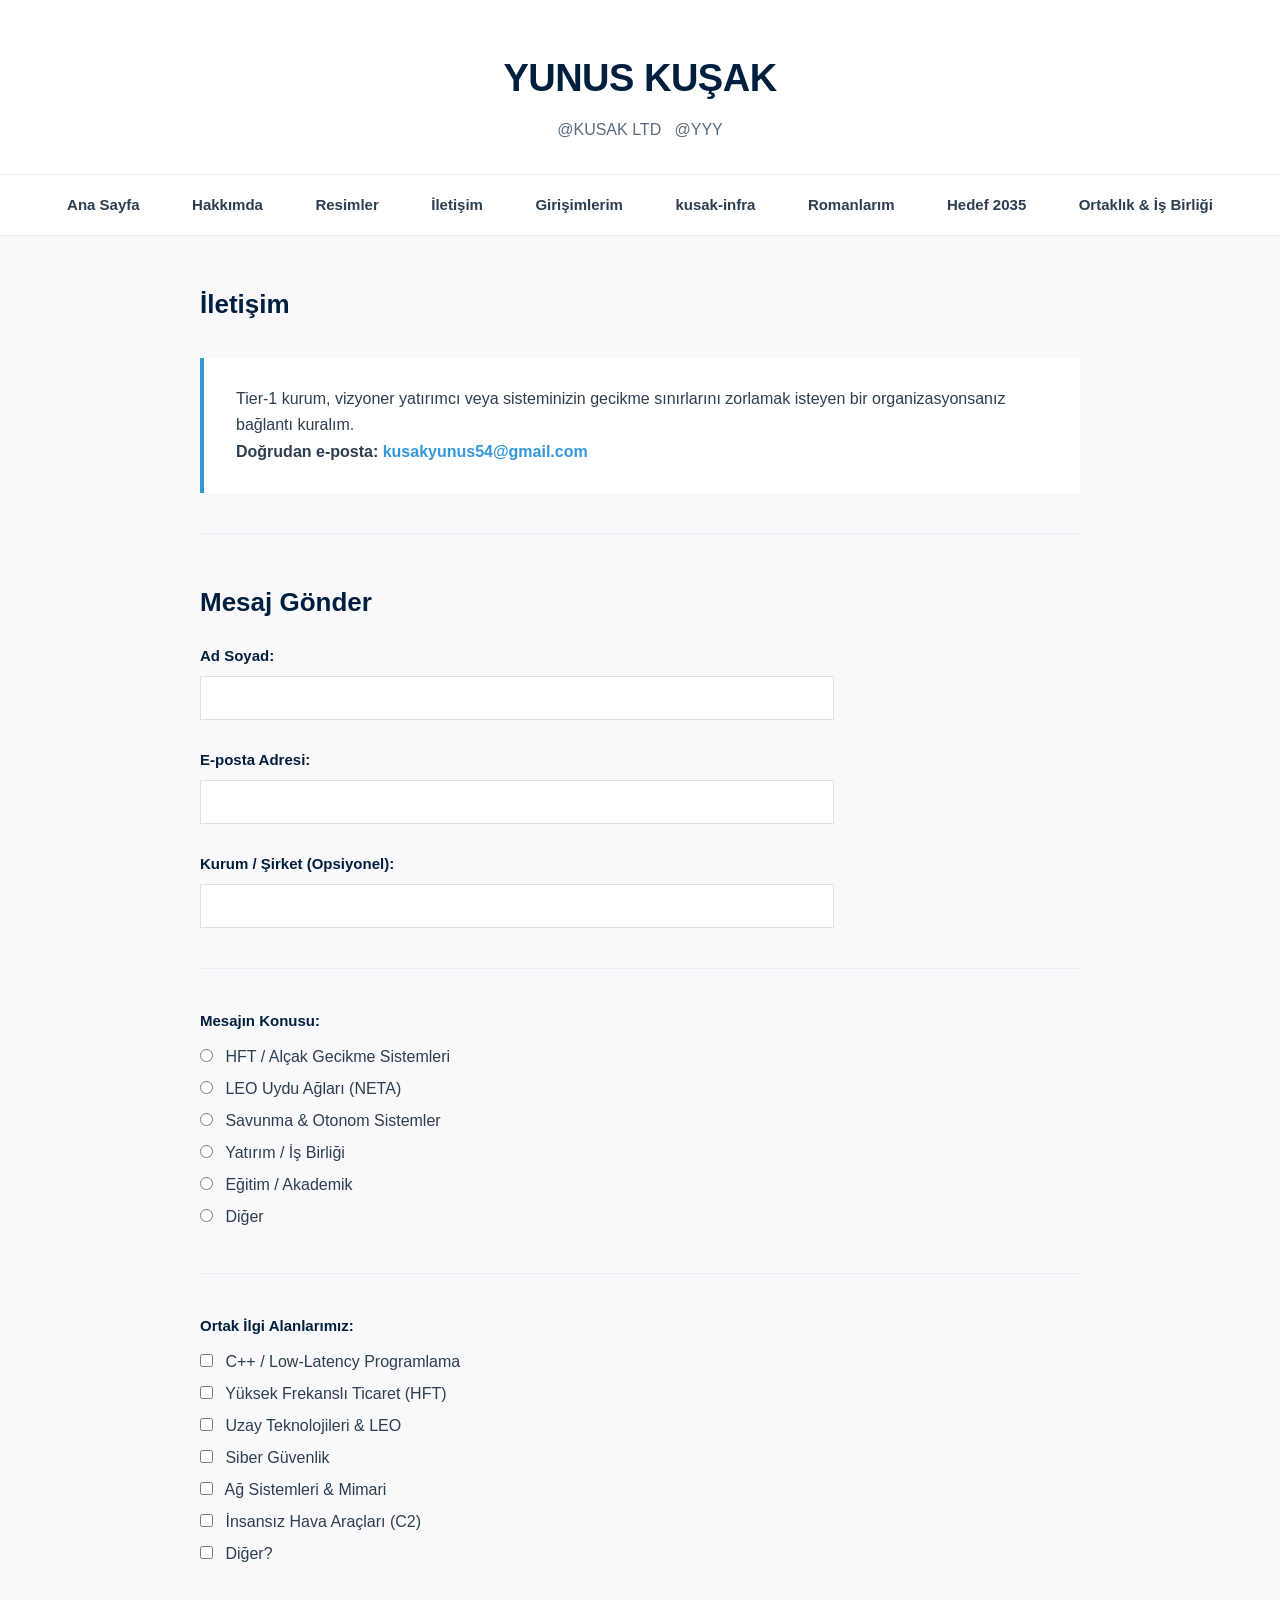
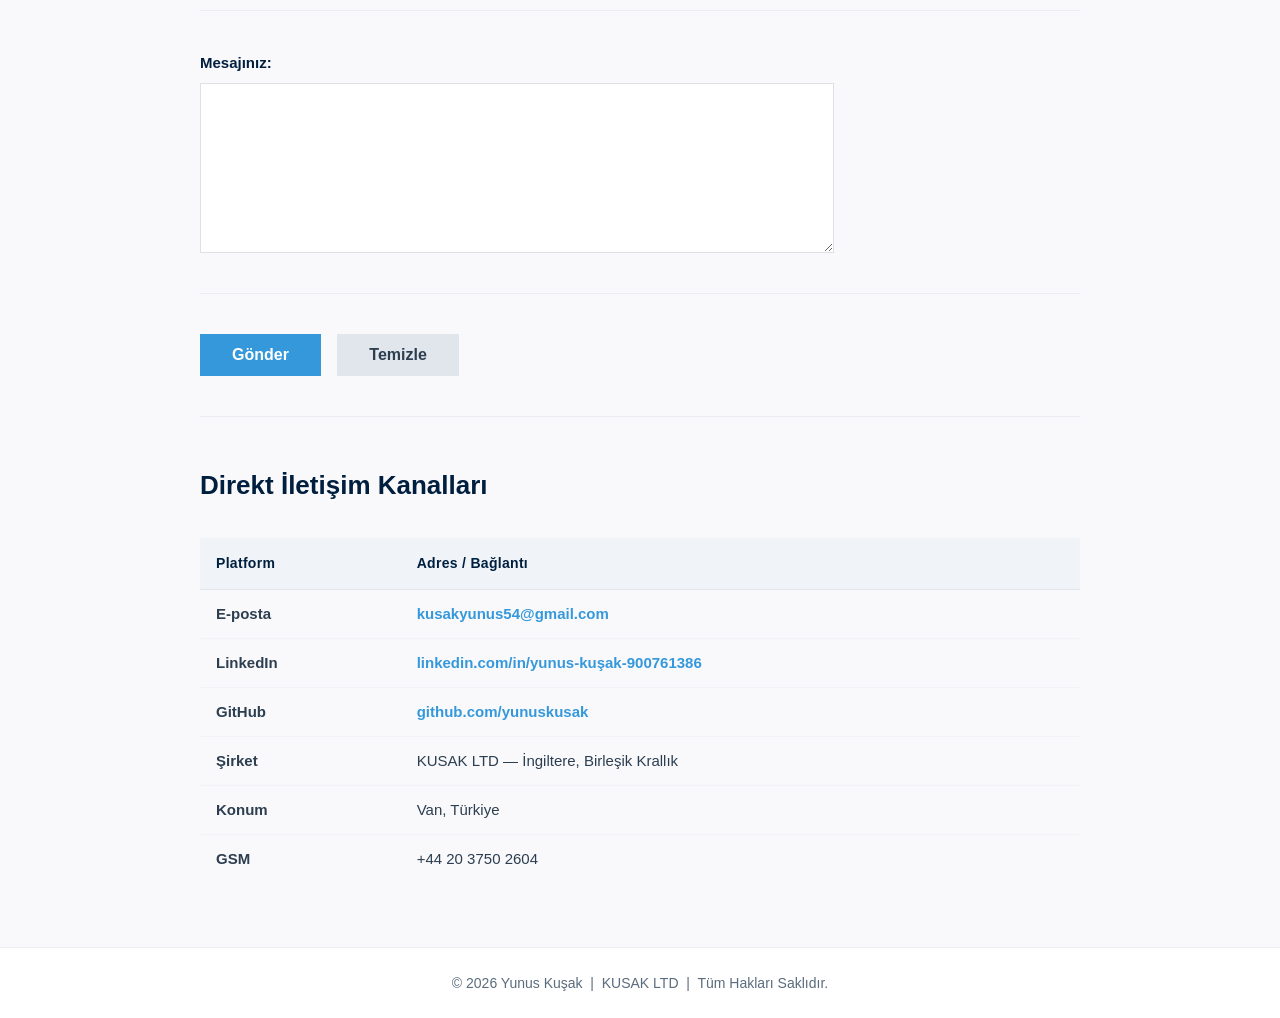
<file: iletisim.html>
<!DOCTYPE html>
<html>
<head>
    <title>Yunus Kuşak | İletişim</title>
    <meta http-equiv="Content-Type" content="text/html; charset=utf-8">
    <link rel="stylesheet" href="style.css">
</head>
<body>

<div class="site-header">
    <h1>YUNUS KUŞAK</h1>
    <p>@KUSAK LTD &nbsp; @YYY</p>
</div>

<nav>
    <a href="index.html">Ana Sayfa</a>
    <a href="hakkimda.html">Hakkımda</a>
    <a href="resimler.html">Resimler</a>
    <a href="iletisim.html">İletişim</a>
    <a href="girisimlerim.html">Girişimlerim</a>
    <a href="kusak-infra.html">kusak-infra</a>
    <a href="romanlarim.html">Romanlarım</a>
    <a href="hedef2035.html">Hedef 2035</a>
    <a href="ortaklik.html">Ortaklık & İş Birliği</a>
</nav>
<div class="container">

    <h2>İletişim</h2>

    <div class="kart-kutu">
        <p>
            Tier‑1 kurum, vizyoner yatırımcı veya sisteminizin gecikme sınırlarını zorlamak
            isteyen bir organizasyonsanız bağlantı kuralım.<br>
            <b>Doğrudan e‑posta:</b>
            <a href="mailto:kusakyunus54@gmail.com">kusakyunus54@gmail.com</a>
        </p>
    </div>

    <hr>

    <h2>Mesaj Gönder </h2>

    <form action="mailto:kusakyunus54@gmail.com" method="post" enctype="text/plain">

        <div class="form-satir">
            <label>Ad Soyad:</label>
            <input type="text" name="ad_soyad" size="40" maxlength="100">
        </div>

        <div class="form-satir">
            <label>E‑posta Adresi:</label>
            <input type="text" name="eposta" size="40" maxlength="150">
        </div>

        <div class="form-satir">
            <label>Kurum / Şirket (Opsiyonel):</label>
            <input type="text" name="kurum" size="40" maxlength="150">
        </div>

        <hr>

        <div class="form-satir">
            <label>Mesajın Konusu:</label>
            <div class="secenekler">
                <input type="radio" name="konu" value="hft"> HFT / Alçak Gecikme Sistemleri<br>
                <input type="radio" name="konu" value="leo"> LEO Uydu Ağları (NETA)<br>
                <input type="radio" name="konu" value="savunma"> Savunma &amp; Otonom Sistemler<br>
                <input type="radio" name="konu" value="yatirim"> Yatırım / İş Birliği<br>
                <input type="radio" name="konu" value="egitim"> Eğitim / Akademik<br>
                <input type="radio" name="konu" value="diger"> Diğer
            </div>
        </div>

        <hr>

        <div class="form-satir">
            <label>Ortak İlgi Alanlarımız:</label>
            <div class="secenekler">
                <input type="checkbox" name="ilgi1" value="cpp"> C++ / Low‑Latency Programlama<br>
                <input type="checkbox" name="ilgi2" value="hft"> Yüksek Frekanslı Ticaret (HFT)<br>
                <input type="checkbox" name="ilgi3" value="uzay"> Uzay Teknolojileri &amp; LEO<br>
                <input type="checkbox" name="ilgi4" value="siber"> Siber Güvenlik<br>
                <input type="checkbox" name="ilgi5" value="ag"> Ağ Sistemleri &amp; Mimari<br>
                <input type="checkbox" name="ilgi6" value="insansiz"> İnsansız Hava Araçları (C2)<br>
                <input type="checkbox" name="ilgi7" value="diger"> Diğer?
            </div>
        </div>

        <hr>

        <div class="form-satir">
            <label>Mesajınız:</label>
            <textarea name="mesaj" rows="8" cols="60"></textarea>
        </div>

        <hr>

        <div class="form-satir">
            <input type="submit" value="Gönder">
            <input type="reset" value="Temizle">
        </div>

    </form>

    <hr>

    <h2>Direkt İletişim Kanalları</h2>

    <table class="bilgi-tablosu" cellpadding="12" cellspacing="0">
        <tr>
            <th>Platform</th>
            <th>Adres / Bağlantı</th>
        </tr>
        <tr>
            <td><b>E‑posta</b></td>
            <td><a href="mailto:kusakyunus54@gmail.com">kusakyunus54@gmail.com</a></td>
        </tr>
        <tr>
            <td><b>LinkedIn</b></td>
            <td>
                <a href="https://www.linkedin.com/in/yunus-kuşak-900761386" target="_blank">
                    linkedin.com/in/yunus-kuşak-900761386
                </a>
            </td>
        </tr>
        <tr>
            <td><b>GitHub</b></td>
            <td>
                <a href="https://github.com/yunuskusak" target="_blank">github.com/yunuskusak</a>
            </td>
        </tr>
        <tr>
            <td><b>Şirket</b></td>
            <td>KUSAK LTD — İngiltere, Birleşik Krallık</td>
        </tr>
        <tr>
            <td><b>Konum</b></td>
            <td>Van, Türkiye</td>
        </tr>
        <tr>
            <td><b>GSM</b></td>
            <td>+44 20 3750 2604</td>
        </tr>
    </table>

</div>

<footer>
    <p>
        &copy; 2026 Yunus Kuşak &nbsp;|&nbsp; KUSAK LTD &nbsp;|&nbsp; Tüm Hakları Saklıdır.
    </p>
</footer>

</body>
</html>
</file>
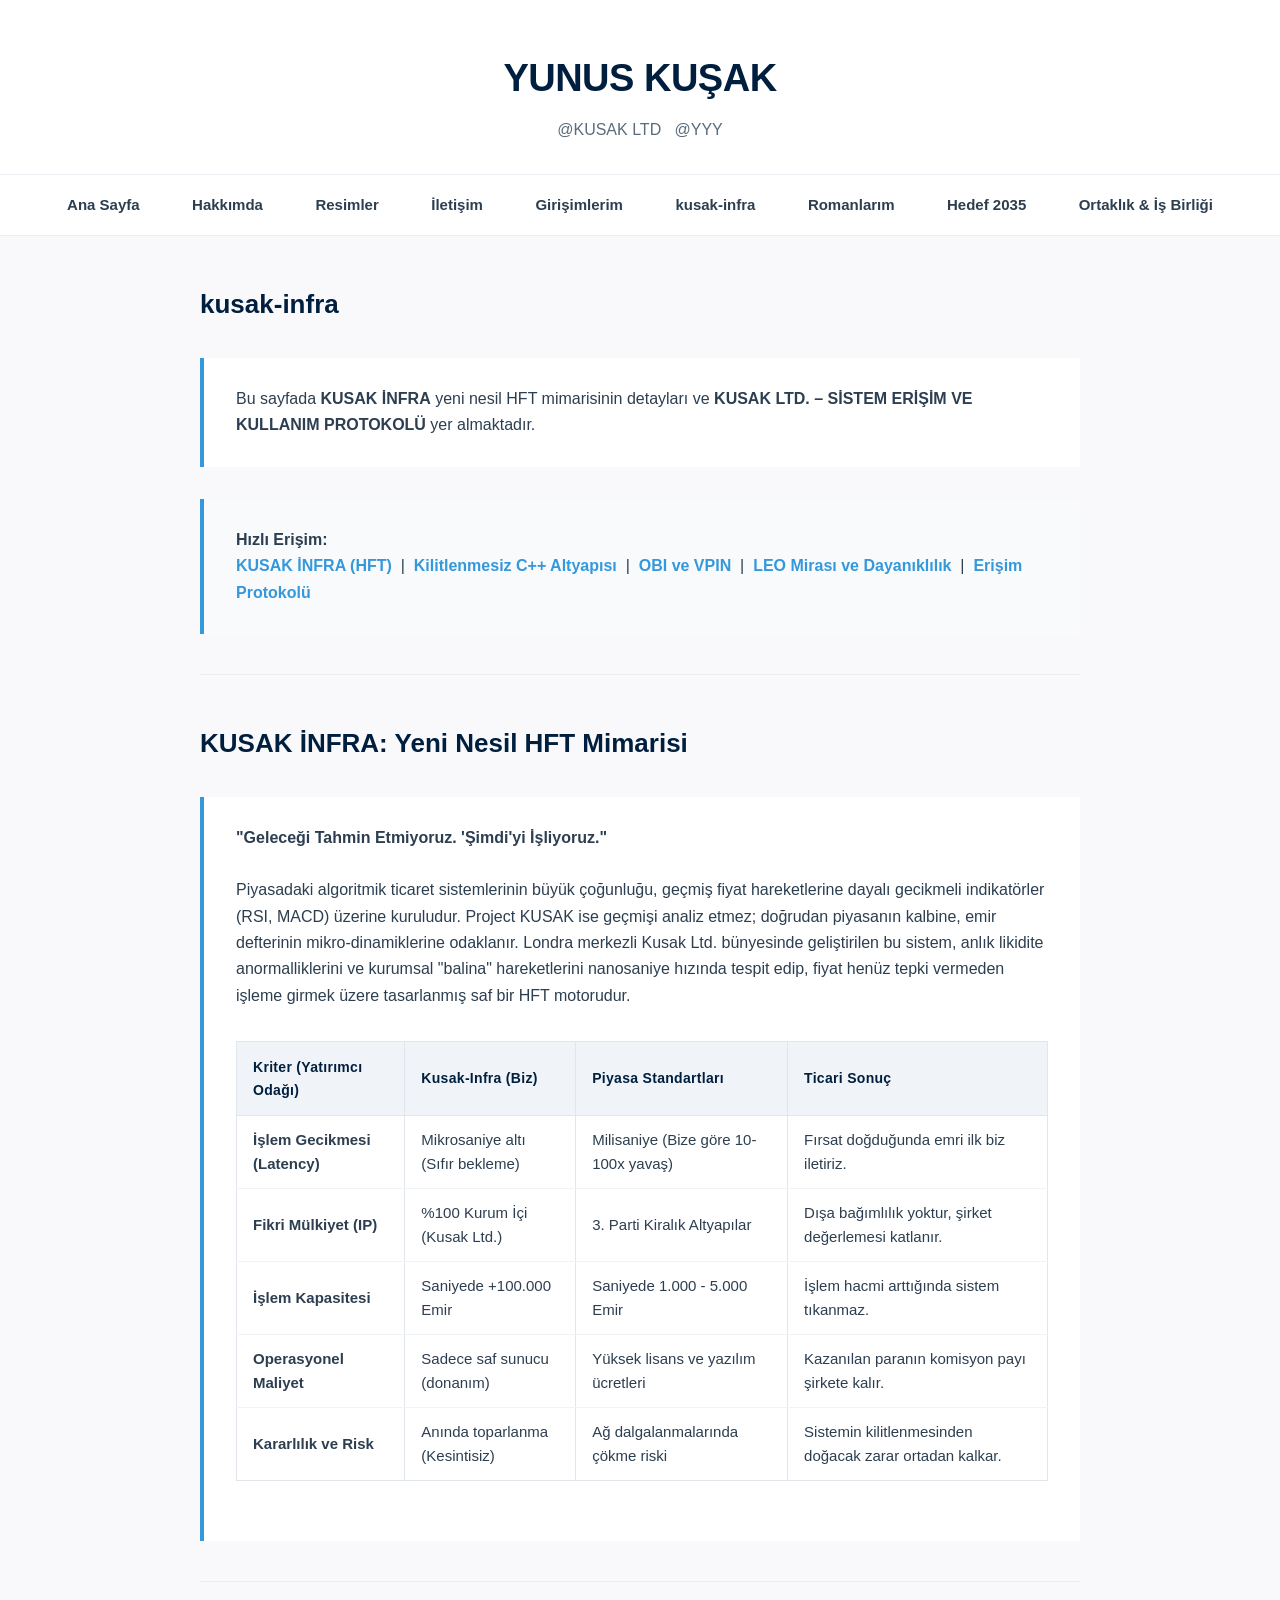
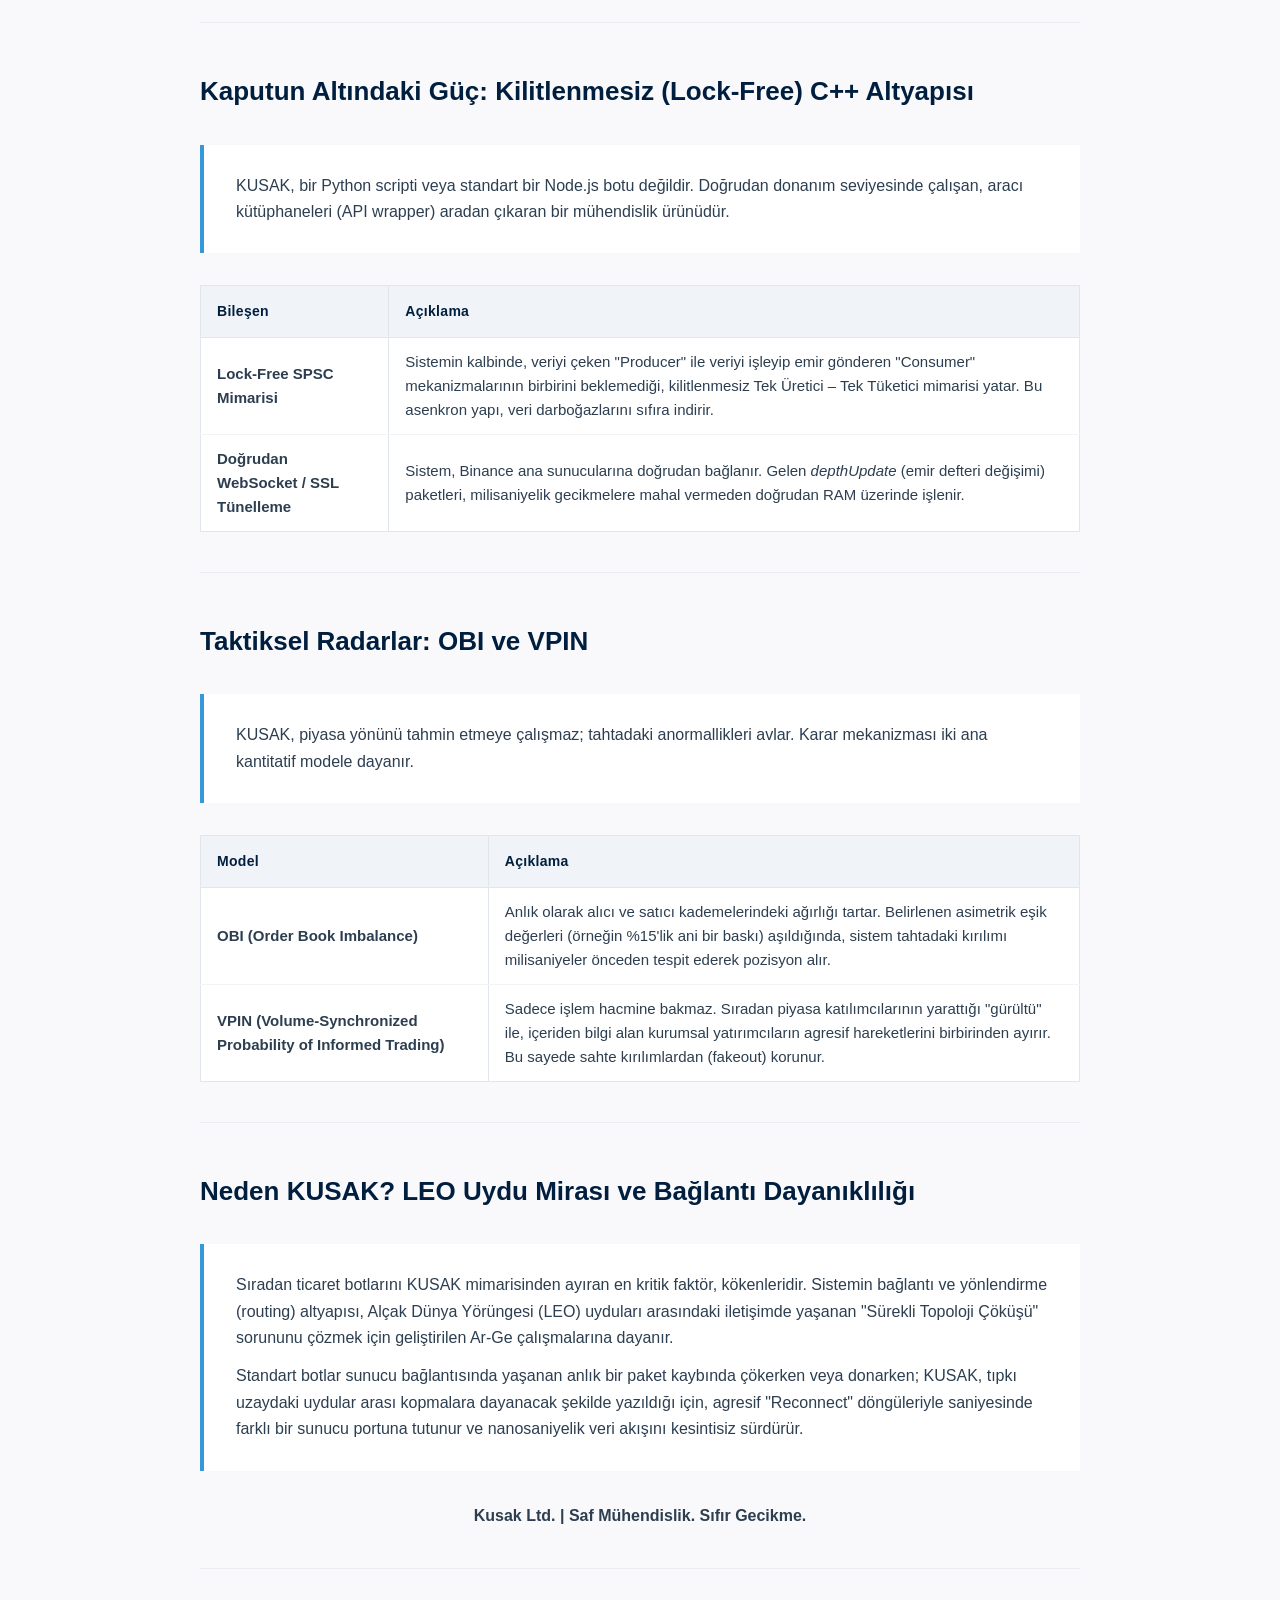
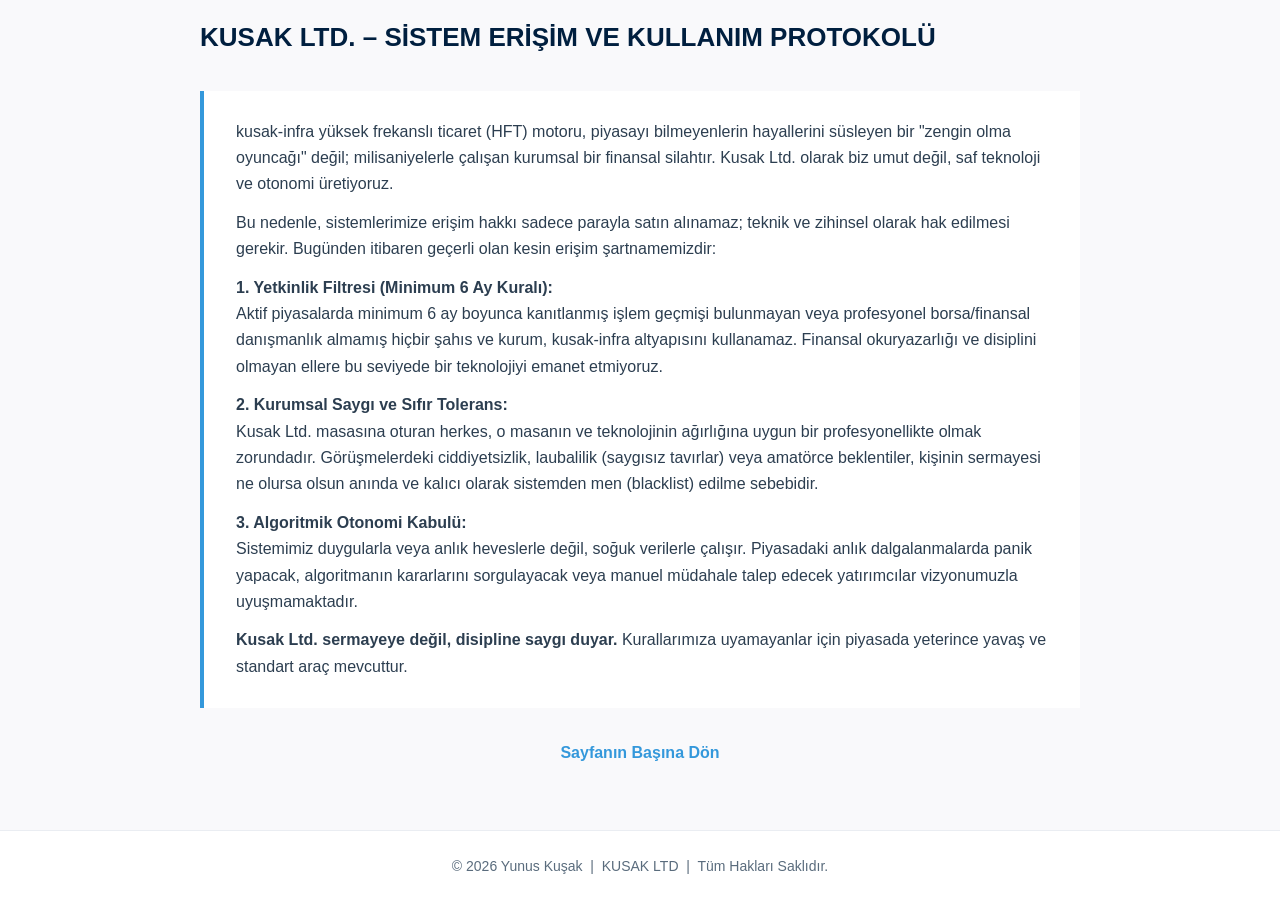
<file: kusak-infra.html>
<!DOCTYPE html>
<html>
<head>
    <title>Yunus Kuşak | kusak-infra</title>
    <meta http-equiv="Content-Type" content="text/html; charset=utf-8">
    <link rel="stylesheet" href="style.css">
</head>
<body>

<div class="site-header">
    <h1>YUNUS KUŞAK</h1>
    <p>@KUSAK LTD &nbsp; @YYY</p>
</div>

<nav>
    <a href="index.html">Ana Sayfa</a>
    <a href="hakkimda.html">Hakkımda</a>
    <a href="resimler.html">Resimler</a>
    <a href="iletisim.html">İletişim</a>
    <a href="girisimlerim.html">Girişimlerim</a>
    <a href="kusak-infra.html">kusak-infra</a>
    <a href="romanlarim.html">Romanlarım</a>
    <a href="hedef2035.html">Hedef 2035</a>
    <a href="ortaklik.html">Ortaklık & İş Birliği</a>
</nav>

<div class="container">

    <h2>kusak-infra</h2>

    <div class="kart-kutu">
        <p>
            Bu sayfada <b>KUSAK İNFRA</b> yeni nesil HFT mimarisinin detayları
            ve <b>KUSAK LTD. – SİSTEM ERİŞİM VE KULLANIM PROTOKOLÜ</b> yer almaktadır.
        </p>
    </div>

    
    <div class="kart-kutu" style="background-color: #f8fafc;">
        <p>
            <b>Hızlı Erişim:</b><br>
            <a href="#hft">KUSAK İNFRA (HFT)</a> &nbsp;|&nbsp;
            <a href="#altyapi">Kilitlenmesiz C++ Altyapısı</a> &nbsp;|&nbsp;
            <a href="#radarlar">OBI ve VPIN</a> &nbsp;|&nbsp;
            <a href="#dayaniklilik">LEO Mirası ve Dayanıklılık</a> &nbsp;|&nbsp;
            <a href="#protokol">Erişim Protokolü</a>
        </p>
    </div>

    <hr>

  
   <a name="hft"></a>
<h2>KUSAK İNFRA: Yeni Nesil HFT Mimarisi</h2>

<div class="kart-kutu">
    <p>
        <b>"Geleceği Tahmin Etmiyoruz. 'Şimdi'yi İşliyoruz."</b><br><br>
        Piyasadaki algoritmik ticaret sistemlerinin büyük çoğunluğu, geçmiş fiyat
        hareketlerine dayalı gecikmeli indikatörler (RSI, MACD) üzerine kuruludur.
        Project KUSAK ise geçmişi analiz etmez; doğrudan piyasanın kalbine, emir
        defterinin mikro‑dinamiklerine odaklanır. Londra merkezli Kusak Ltd. bünyesinde
        geliştirilen bu sistem, anlık likidite anormalliklerini ve kurumsal "balina"
        hareketlerini nanosaniye hızında tespit edip, fiyat henüz tepki vermeden işleme
        girmek üzere tasarlanmış saf bir HFT motorudur.
    </p>

    <table border="1" width="100%" cellpadding="5" cellspacing="0">
        <tr>
            <th>Kriter (Yatırımcı Odağı)</th>
            <th>Kusak-Infra (Biz)</th>
            <th>Piyasa Standartları</th>
            <th>Ticari Sonuç</th>
        </tr>
        <tr>
            <td><b>İşlem Gecikmesi (Latency)</b></td>
            <td>Mikrosaniye altı (Sıfır bekleme)</td>
            <td>Milisaniye (Bize göre 10-100x yavaş)</td>
            <td>Fırsat doğduğunda emri ilk biz iletiriz.</td>
        </tr>
        <tr>
            <td><b>Fikri Mülkiyet (IP)</b></td>
            <td>%100 Kurum İçi (Kusak Ltd.)</td>
            <td>3. Parti Kiralık Altyapılar</td>
            <td>Dışa bağımlılık yoktur, şirket değerlemesi katlanır.</td>
        </tr>
        <tr>
            <td><b>İşlem Kapasitesi</b></td>
            <td>Saniyede +100.000 Emir</td>
            <td>Saniyede 1.000 - 5.000 Emir</td>
            <td>İşlem hacmi arttığında sistem tıkanmaz.</td>
        </tr>
        <tr>
            <td><b>Operasyonel Maliyet</b></td>
            <td>Sadece saf sunucu (donanım)</td>
            <td>Yüksek lisans ve yazılım ücretleri</td>
            <td>Kazanılan paranın komisyon payı şirkete kalır.</td>
        </tr>
        <tr>
            <td><b>Kararlılık ve Risk</b></td>
            <td>Anında toparlanma (Kesintisiz)</td>
            <td>Ağ dalgalanmalarında çökme riski</td>
            <td>Sistemin kilitlenmesinden doğacak zarar ortadan kalkar.</td>
        </tr>
    </table>

</div>

<hr>
    <hr>


    <a name="altyapi"></a>
    <h2>Kaputun Altındaki Güç: Kilitlenmesiz (Lock‑Free) C++ Altyapısı</h2>

    <div class="kart-kutu">
        <p>
            KUSAK, bir Python scripti veya standart bir Node.js botu değildir. Doğrudan
            donanım seviyesinde çalışan, aracı kütüphaneleri (API wrapper) aradan çıkaran
            bir mühendislik ürünüdür.
        </p>
    </div>

    <table border="1" cellpadding="10" cellspacing="0">
        <tr>
            <th>Bileşen</th>
            <th>Açıklama</th>
        </tr>
        <tr>
            <td><b>Lock‑Free SPSC Mimarisi</b></td>
            <td>Sistemin kalbinde, veriyi çeken "Producer" ile veriyi işleyip emir gönderen
            "Consumer" mekanizmalarının birbirini beklemediği, kilitlenmesiz Tek Üretici –
            Tek Tüketici mimarisi yatar. Bu asenkron yapı, veri darboğazlarını sıfıra indirir.</td>
        </tr>
        <tr>
            <td><b>Doğrudan WebSocket / SSL Tünelleme</b></td>
            <td>Sistem, Binance ana sunucularına doğrudan bağlanır. Gelen <i>depthUpdate</i>
            (emir defteri değişimi) paketleri, milisaniyelik gecikmelere mahal vermeden
            doğrudan RAM üzerinde işlenir.</td>
        </tr>
    </table>

    <hr>

  
    <a name="radarlar"></a>
    <h2>Taktiksel Radarlar: OBI ve VPIN</h2>

    <div class="kart-kutu">
        <p>
            KUSAK, piyasa yönünü tahmin etmeye çalışmaz; tahtadaki anormallikleri avlar.
            Karar mekanizması iki ana kantitatif modele dayanır.
        </p>
    </div>

    <table border="1" cellpadding="10" cellspacing="0">
        <tr>
            <th>Model</th>
            <th>Açıklama</th>
        </tr>
        <tr>
            <td><b>OBI (Order Book Imbalance)</b></td>
            <td>Anlık olarak alıcı ve satıcı kademelerindeki ağırlığı tartar. Belirlenen
            asimetrik eşik değerleri (örneğin %15'lik ani bir baskı) aşıldığında, sistem
            tahtadaki kırılımı milisaniyeler önceden tespit ederek pozisyon alır.</td>
        </tr>
        <tr>
            <td><b>VPIN (Volume‑Synchronized Probability of Informed Trading)</b></td>
            <td>Sadece işlem hacmine bakmaz. Sıradan piyasa katılımcılarının yarattığı
            "gürültü" ile, içeriden bilgi alan kurumsal yatırımcıların agresif hareketlerini
            birbirinden ayırır. Bu sayede sahte kırılımlardan (fakeout) korunur.</td>
        </tr>
    </table>

    <hr>

  
    <a name="dayaniklilik"></a>
    <h2>Neden KUSAK? LEO Uydu Mirası ve Bağlantı Dayanıklılığı</h2>

    <div class="kart-kutu">
        <p>
            Sıradan ticaret botlarını KUSAK mimarisinden ayıran en kritik faktör,
            kökenleridir. Sistemin bağlantı ve yönlendirme (routing) altyapısı, Alçak Dünya
            Yörüngesi (LEO) uyduları arasındaki iletişimde yaşanan "Sürekli Topoloji
            Çöküşü" sorununu çözmek için geliştirilen Ar‑Ge çalışmalarına dayanır.
        </p>
        <p>
            Standart botlar sunucu bağlantısında yaşanan anlık bir paket kaybında çökerken
            veya donarken; KUSAK, tıpkı uzaydaki uydular arası kopmalara dayanacak şekilde
            yazıldığı için, agresif "Reconnect" döngüleriyle saniyesinde farklı bir sunucu
            portuna tutunur ve nanosaniyelik veri akışını kesintisiz sürdürür.
        </p>
    </div>

    <p style="text-align:center;">
        <b>Kusak Ltd. | Saf Mühendislik. Sıfır Gecikme.</b>
    </p>

    <hr>

  
    <!-- ===== SİSTEM ERİŞİM VE KULLANIM PROTOKOLÜ (YYY‑Borsa yerine) ===== -->
    <a name="protokol"></a>
    <h2>KUSAK LTD. – SİSTEM ERİŞİM VE KULLANIM PROTOKOLÜ</h2>

    <div class="kart-kutu">
        <p>
            kusak-infra yüksek frekanslı ticaret (HFT) motoru, piyasayı bilmeyenlerin hayallerini süsleyen bir "zengin olma oyuncağı" değil; milisaniyelerle çalışan kurumsal bir finansal silahtır. Kusak Ltd. olarak biz umut değil, saf teknoloji ve otonomi üretiyoruz.
        </p>
        <p>
            Bu nedenle, sistemlerimize erişim hakkı sadece parayla satın alınamaz; teknik ve zihinsel olarak hak edilmesi gerekir. Bugünden itibaren geçerli olan kesin erişim şartnamemizdir:
        </p>
        <p>
            <b>1. Yetkinlik Filtresi (Minimum 6 Ay Kuralı):</b><br>
            Aktif piyasalarda minimum 6 ay boyunca kanıtlanmış işlem geçmişi bulunmayan veya profesyonel borsa/finansal danışmanlık almamış hiçbir şahıs ve kurum, kusak-infra altyapısını kullanamaz. Finansal okuryazarlığı ve disiplini olmayan ellere bu seviyede bir teknolojiyi emanet etmiyoruz.
        </p>
        <p>
            <b>2. Kurumsal Saygı ve Sıfır Tolerans:</b><br>
            Kusak Ltd. masasına oturan herkes, o masanın ve teknolojinin ağırlığına uygun bir profesyonellikte olmak zorundadır. Görüşmelerdeki ciddiyetsizlik, laubalilik (saygısız tavırlar) veya amatörce beklentiler, kişinin sermayesi ne olursa olsun anında ve kalıcı olarak sistemden men (blacklist) edilme sebebidir.
        </p>
        <p>
            <b>3. Algoritmik Otonomi Kabulü:</b><br>
            Sistemimiz duygularla veya anlık heveslerle değil, soğuk verilerle çalışır. Piyasadaki anlık dalgalanmalarda panik yapacak, algoritmanın kararlarını sorgulayacak veya manuel müdahale talep edecek yatırımcılar vizyonumuzla uyuşmamaktadır.
        </p>
        <p>
            <b>Kusak Ltd. sermayeye değil, disipline saygı duyar.</b> Kurallarımıza uyamayanlar için piyasada yeterince yavaş ve standart araç mevcuttur.
        </p>
    </div>

    <p style="text-align:center;">
        <a href="#hft">Sayfanın Başına Dön</a>
    </p>

</div>

<footer>
    <p>
        &copy; 2026 Yunus Kuşak &nbsp;|&nbsp; KUSAK LTD &nbsp;|&nbsp; Tüm Hakları Saklıdır.
    </p>
</footer>

</body>
</html>
</file>
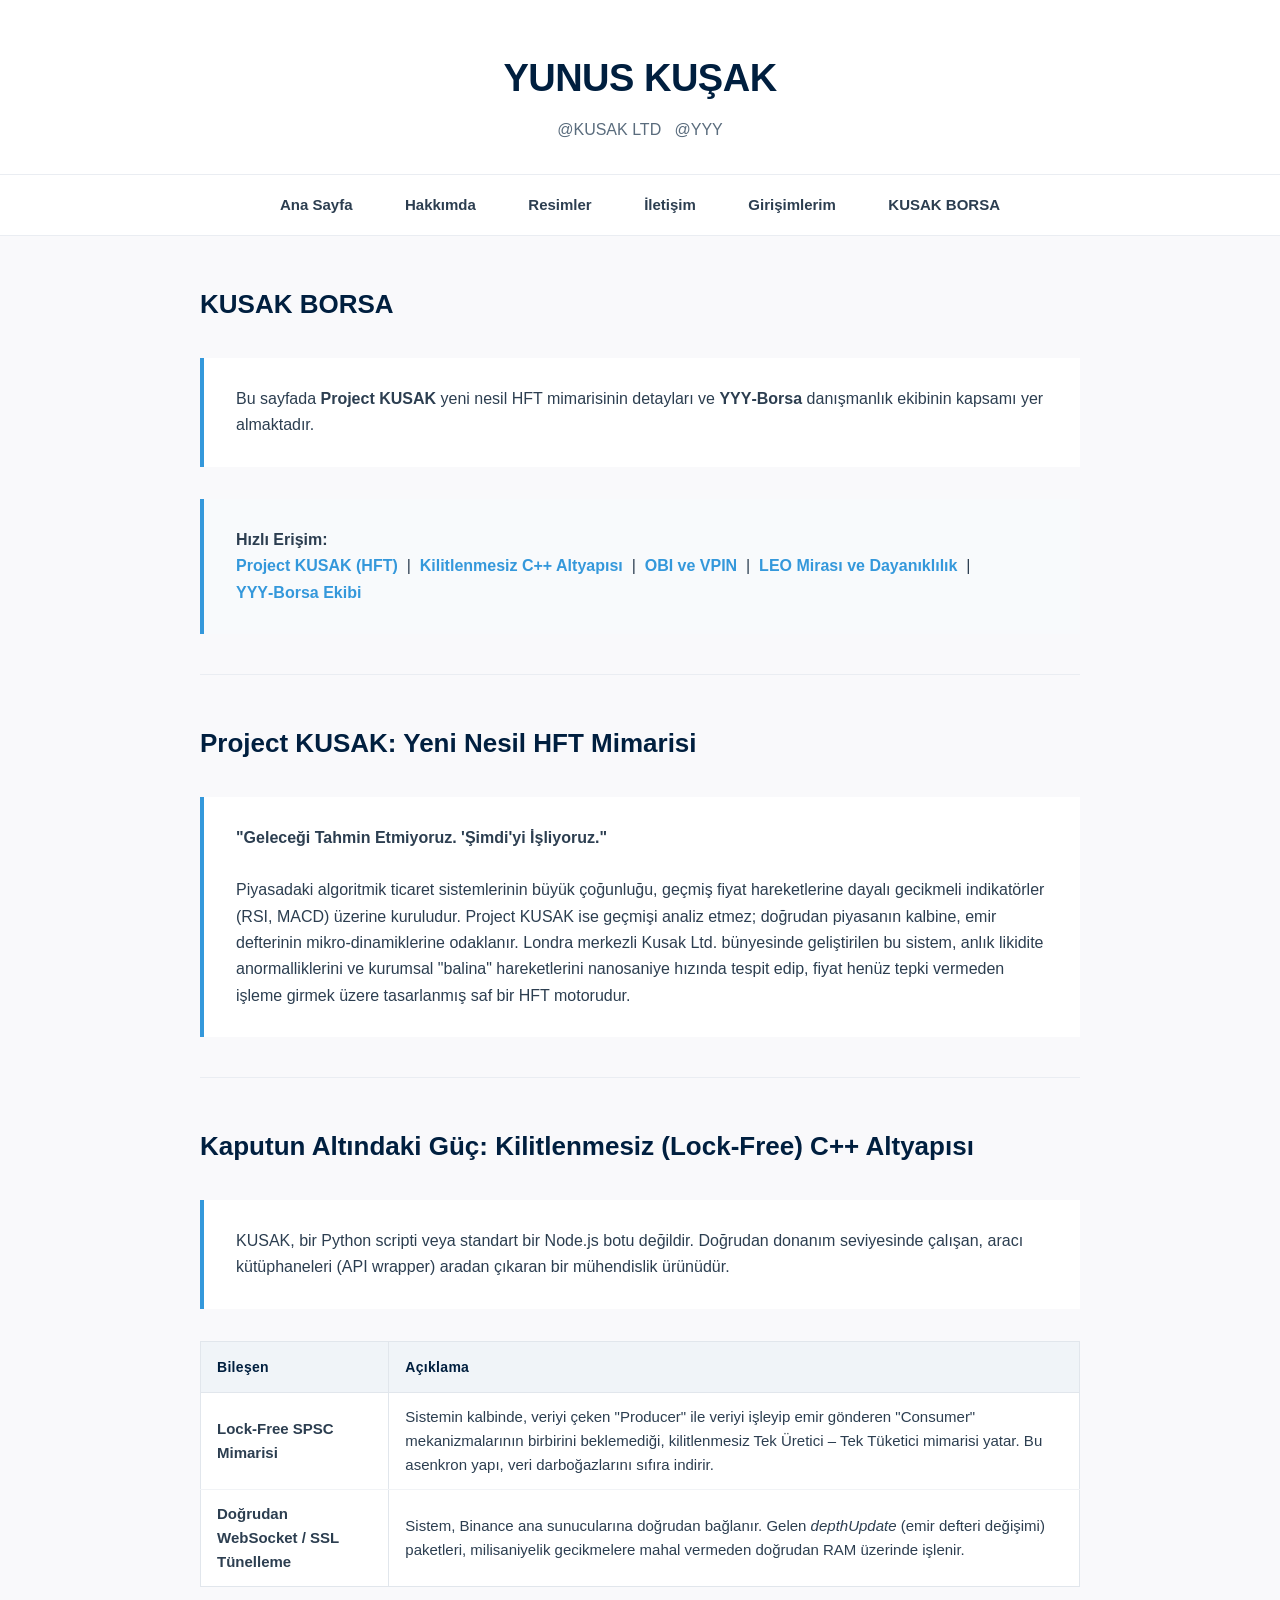
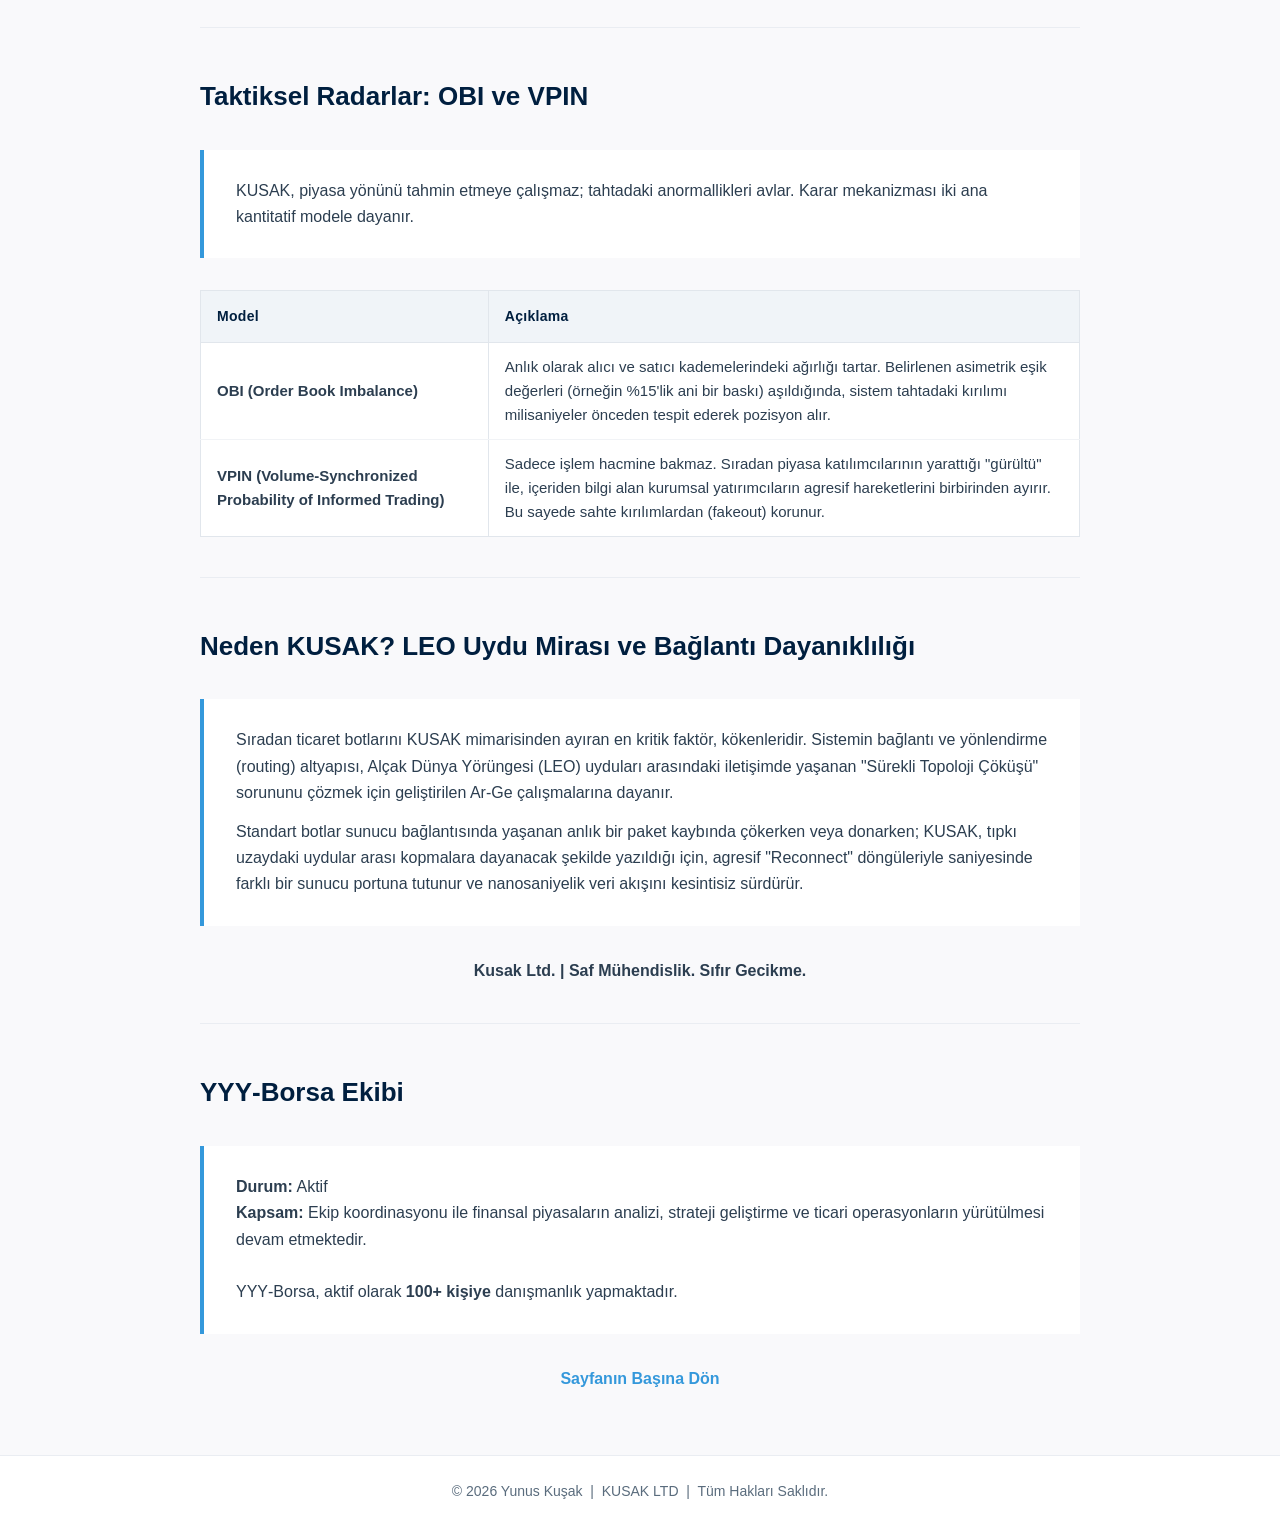
<file: kusakborsa.html>
<!DOCTYPE html>
<html>
<head>
    <title>Yunus Kuşak | KUSAK BORSA</title>
    <meta http-equiv="Content-Type" content="text/html; charset=utf-8">
    <link rel="stylesheet" href="style.css">
</head>
<body>

<div class="site-header">
    <h1>YUNUS KUŞAK</h1>
    <p>@KUSAK LTD &nbsp; @YYY</p>
</div>

<nav>
    <a href="index.html">Ana Sayfa</a>
    <a href="hakkimda.html">Hakkımda</a>
    <a href="resimler.html">Resimler</a>
    <a href="iletisim.html">İletişim</a>
    <a href="girisimlerim.html">Girişimlerim</a>
    <a href="kusakborsa.html">KUSAK BORSA</a>
</nav>

<div class="container">

    <h2>KUSAK BORSA</h2>

    <div class="kart-kutu">
        <p>
            Bu sayfada <b>Project KUSAK</b> yeni nesil HFT mimarisinin detayları
            ve <b>YYY‑Borsa</b> danışmanlık ekibinin kapsamı yer almaktadır.
        </p>
    </div>

    <!-- Hızlı Erişim -->
    <div class="kart-kutu" style="background-color: #f8fafc;">
        <p>
            <b>Hızlı Erişim:</b><br>
            <a href="#hft">Project KUSAK (HFT)</a> &nbsp;|&nbsp;
            <a href="#altyapi">Kilitlenmesiz C++ Altyapısı</a> &nbsp;|&nbsp;
            <a href="#radarlar">OBI ve VPIN</a> &nbsp;|&nbsp;
            <a href="#dayaniklilik">LEO Mirası ve Dayanıklılık</a> &nbsp;|&nbsp;
            <a href="#yyy-borsa">YYY‑Borsa Ekibi</a>
        </p>
    </div>

    <hr>

    <!-- Project KUSAK HFT -->
    <a name="hft"></a>
    <h2>Project KUSAK: Yeni Nesil HFT Mimarisi</h2>

    <div class="kart-kutu">
        <p>
            <b>"Geleceği Tahmin Etmiyoruz. 'Şimdi'yi İşliyoruz."</b><br><br>
            Piyasadaki algoritmik ticaret sistemlerinin büyük çoğunluğu, geçmiş fiyat
            hareketlerine dayalı gecikmeli indikatörler (RSI, MACD) üzerine kuruludur.
            Project KUSAK ise geçmişi analiz etmez; doğrudan piyasanın kalbine, emir
            defterinin mikro‑dinamiklerine odaklanır. Londra merkezli Kusak Ltd. bünyesinde
            geliştirilen bu sistem, anlık likidite anormalliklerini ve kurumsal "balina"
            hareketlerini nanosaniye hızında tespit edip, fiyat henüz tepki vermeden işleme
            girmek üzere tasarlanmış saf bir HFT motorudur.
        </p>
    </div>

    <hr>

    <!-- Kilitlenmesiz Altyapı -->
    <a name="altyapi"></a>
    <h2>Kaputun Altındaki Güç: Kilitlenmesiz (Lock‑Free) C++ Altyapısı</h2>

    <div class="kart-kutu">
        <p>
            KUSAK, bir Python scripti veya standart bir Node.js botu değildir. Doğrudan
            donanım seviyesinde çalışan, aracı kütüphaneleri (API wrapper) aradan çıkaran
            bir mühendislik ürünüdür.
        </p>
    </div>

    <table border="1" cellpadding="10" cellspacing="0">
        <tr>
            <th>Bileşen</th>
            <th>Açıklama</th>
        </tr>
        <tr>
            <td><b>Lock‑Free SPSC Mimarisi</b></td>
            <td>Sistemin kalbinde, veriyi çeken "Producer" ile veriyi işleyip emir gönderen
            "Consumer" mekanizmalarının birbirini beklemediği, kilitlenmesiz Tek Üretici –
            Tek Tüketici mimarisi yatar. Bu asenkron yapı, veri darboğazlarını sıfıra indirir.</td>
        </tr>
        <tr>
            <td><b>Doğrudan WebSocket / SSL Tünelleme</b></td>
            <td>Sistem, Binance ana sunucularına doğrudan bağlanır. Gelen <i>depthUpdate</i>
            (emir defteri değişimi) paketleri, milisaniyelik gecikmelere mahal vermeden
            doğrudan RAM üzerinde işlenir.</td>
        </tr>
    </table>

    <hr>

    <!-- OBI ve VPIN -->
    <a name="radarlar"></a>
    <h2>Taktiksel Radarlar: OBI ve VPIN</h2>

    <div class="kart-kutu">
        <p>
            KUSAK, piyasa yönünü tahmin etmeye çalışmaz; tahtadaki anormallikleri avlar.
            Karar mekanizması iki ana kantitatif modele dayanır.
        </p>
    </div>

    <table border="1" cellpadding="10" cellspacing="0">
        <tr>
            <th>Model</th>
            <th>Açıklama</th>
        </tr>
        <tr>
            <td><b>OBI (Order Book Imbalance)</b></td>
            <td>Anlık olarak alıcı ve satıcı kademelerindeki ağırlığı tartar. Belirlenen
            asimetrik eşik değerleri (örneğin %15'lik ani bir baskı) aşıldığında, sistem
            tahtadaki kırılımı milisaniyeler önceden tespit ederek pozisyon alır.</td>
        </tr>
        <tr>
            <td><b>VPIN (Volume‑Synchronized Probability of Informed Trading)</b></td>
            <td>Sadece işlem hacmine bakmaz. Sıradan piyasa katılımcılarının yarattığı
            "gürültü" ile, içeriden bilgi alan kurumsal yatırımcıların agresif hareketlerini
            birbirinden ayırır. Bu sayede sahte kırılımlardan (fakeout) korunur.</td>
        </tr>
    </table>

    <hr>

    <!-- LEO Mirası ve Dayanıklılık -->
    <a name="dayaniklilik"></a>
    <h2>Neden KUSAK? LEO Uydu Mirası ve Bağlantı Dayanıklılığı</h2>

    <div class="kart-kutu">
        <p>
            Sıradan ticaret botlarını KUSAK mimarisinden ayıran en kritik faktör,
            kökenleridir. Sistemin bağlantı ve yönlendirme (routing) altyapısı, Alçak Dünya
            Yörüngesi (LEO) uyduları arasındaki iletişimde yaşanan "Sürekli Topoloji
            Çöküşü" sorununu çözmek için geliştirilen Ar‑Ge çalışmalarına dayanır.
        </p>
        <p>
            Standart botlar sunucu bağlantısında yaşanan anlık bir paket kaybında çökerken
            veya donarken; KUSAK, tıpkı uzaydaki uydular arası kopmalara dayanacak şekilde
            yazıldığı için, agresif "Reconnect" döngüleriyle saniyesinde farklı bir sunucu
            portuna tutunur ve nanosaniyelik veri akışını kesintisiz sürdürür.
        </p>
    </div>

    <p style="text-align:center;">
        <b>Kusak Ltd. | Saf Mühendislik. Sıfır Gecikme.</b>
    </p>

    <hr>

    <!-- YYY-Borsa Ekibi -->
    <a name="yyy-borsa"></a>
    <h2>YYY‑Borsa Ekibi</h2>

    <div class="kart-kutu">
        <p>
            <b>Durum:</b> Aktif<br>
            <b>Kapsam:</b> Ekip koordinasyonu ile finansal piyasaların analizi, strateji
            geliştirme ve ticari operasyonların yürütülmesi devam etmektedir.<br><br>
            YYY‑Borsa, aktif olarak <b>100+ kişiye</b> danışmanlık yapmaktadır.
        </p>
    </div>

    <p style="text-align:center;">
        <a href="#hft">Sayfanın Başına Dön</a>
    </p>

</div>

<footer>
    <p>
        &copy; 2026 Yunus Kuşak &nbsp;|&nbsp; KUSAK LTD &nbsp;|&nbsp; Tüm Hakları Saklıdır.
    </p>
</footer>

</body>
</html>
</file>
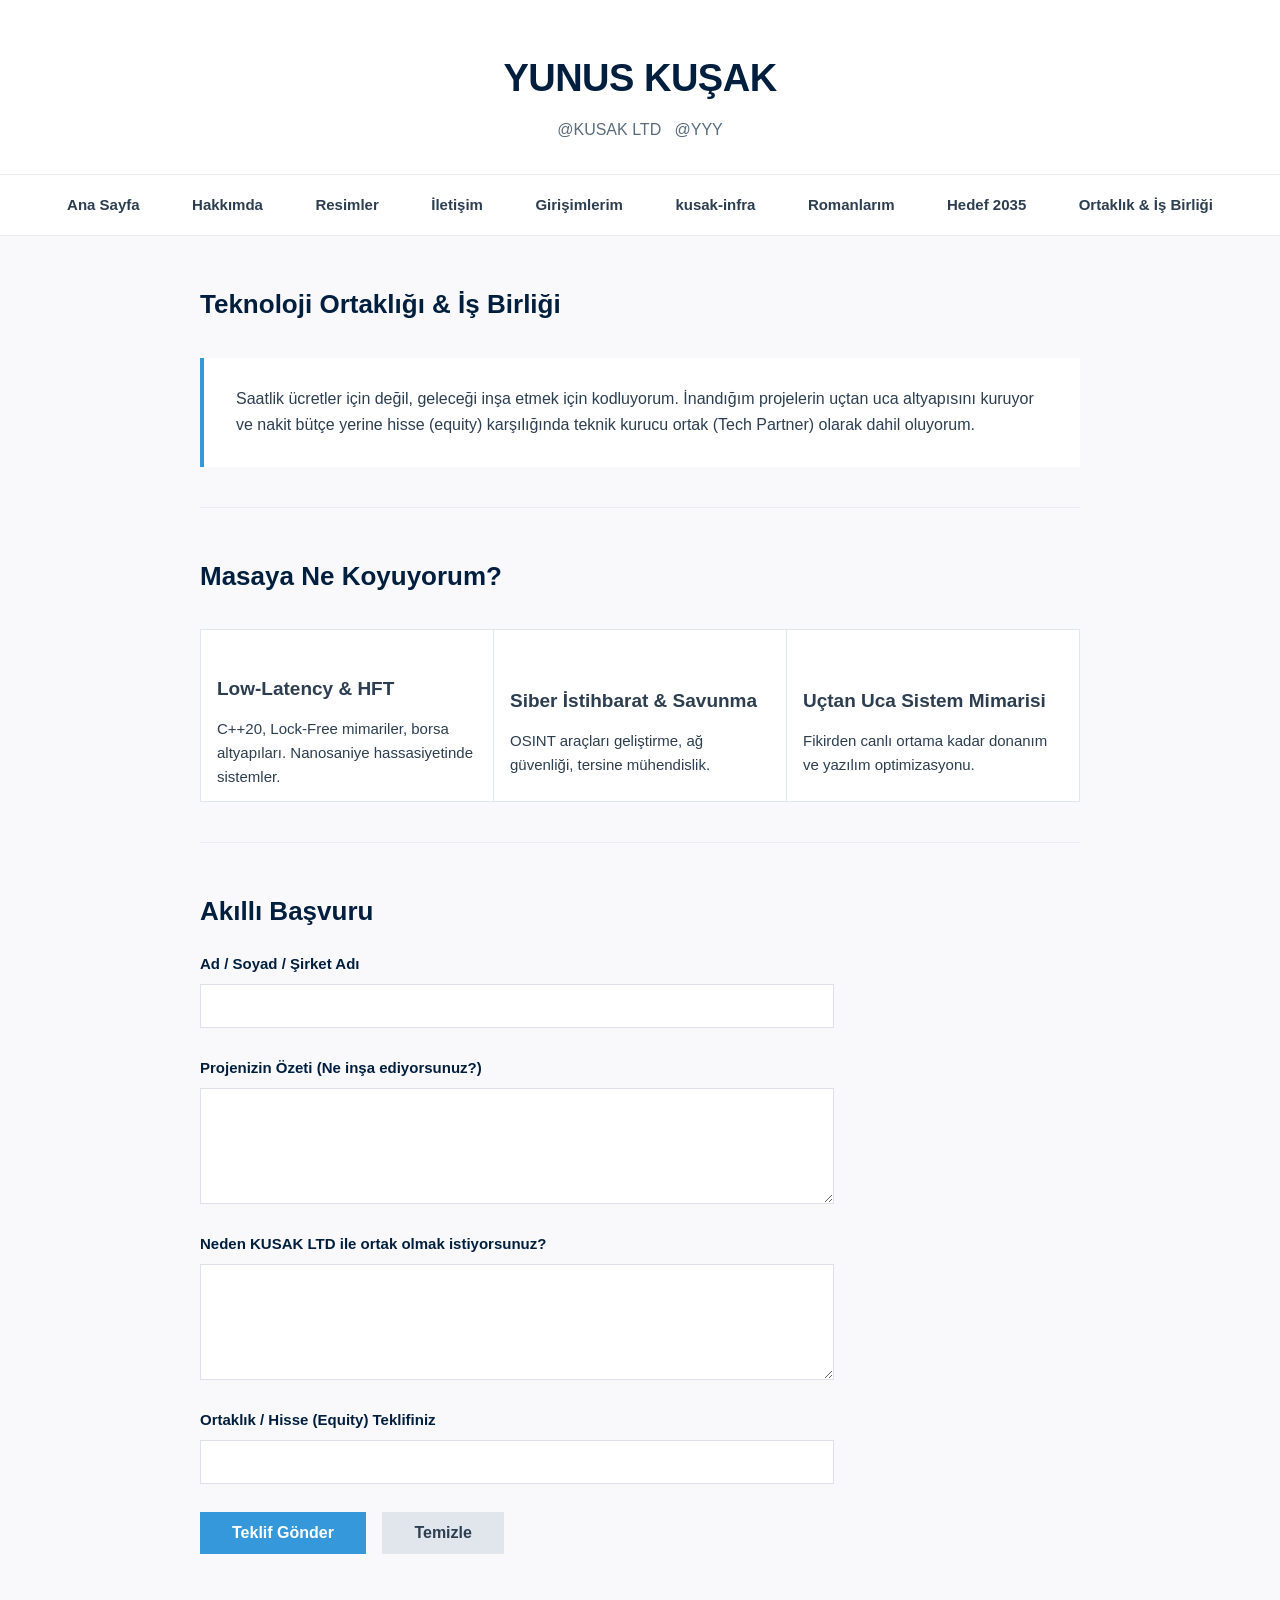
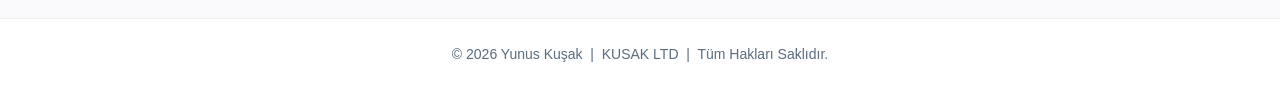
<file: ortaklik.html>
<!DOCTYPE html>
<html>
<head>
    <title>Yunus Kuşak | Ortaklık & İş Birliği</title>
    <meta http-equiv="Content-Type" content="text/html; charset=utf-8">
    <link rel="stylesheet" href="style.css">
</head>
<body>

<div class="site-header">
    <h1>YUNUS KUŞAK</h1>
    <p>@KUSAK LTD &nbsp; @YYY</p>
</div>

<nav>
    <a href="index.html">Ana Sayfa</a>
    <a href="hakkimda.html">Hakkımda</a>
    <a href="resimler.html">Resimler</a>
    <a href="iletisim.html">İletişim</a>
    <a href="girisimlerim.html">Girişimlerim</a>
    <a href="kusak-infra.html">kusak-infra</a>
    <a href="romanlarim.html">Romanlarım</a>
    <a href="hedef2035.html">Hedef 2035</a>
    <a href="ortaklik.html">Ortaklık & İş Birliği</a>
</nav>

<div class="container">

    <h2>Teknoloji Ortaklığı & İş Birliği</h2>

    <div class="kart-kutu">
        <p>
            Saatlik ücretler için değil, geleceği inşa etmek için kodluyorum.
            İnandığım projelerin uçtan uca altyapısını kuruyor ve nakit bütçe
            yerine hisse (equity) karşılığında teknik kurucu ortak (Tech Partner)
            olarak dahil oluyorum.
        </p>
    </div>

    <hr>

    <h2>Masaya Ne Koyuyorum?</h2>

    <table border="1" cellpadding="20" cellspacing="10">
        <tr>
            <td width="33%" valign="top">
                <h3>Low-Latency & HFT</h3>
                <p>C++20, Lock-Free mimariler, borsa altyapıları. Nanosaniye hassasiyetinde sistemler.</p>
            </td>
            <td width="33%" valign="top">
                <h3>Siber İstihbarat & Savunma</h3>
                <p>OSINT araçları geliştirme, ağ güvenliği, tersine mühendislik.</p>
            </td>
            <td width="33%" valign="top">
                <h3>Uçtan Uca Sistem Mimarisi</h3>
                <p>Fikirden canlı ortama kadar donanım ve yazılım optimizasyonu.</p>
            </td>
        </tr>
    </table>

    <hr>

    <h2>Akıllı Başvuru</h2>

    <form action="mailto:kusakyunus54@gmail.com" method="post" enctype="text/plain">

        <div class="form-satir">
            <label>Ad / Soyad / Şirket Adı</label>
            <input type="text" name="kimlik" size="40">
        </div>

        <div class="form-satir">
            <label>Projenizin Özeti (Ne inşa ediyorsunuz?)</label>
            <textarea name="proje" rows="5" cols="50"></textarea>
        </div>

        <div class="form-satir">
            <label>Neden KUSAK LTD ile ortak olmak istiyorsunuz?</label>
            <textarea name="neden" rows="5" cols="50"></textarea>
        </div>

        <div class="form-satir">
            <label>Ortaklık / Hisse (Equity) Teklifiniz</label>
            <input type="text" name="teklif" size="40">
        </div>

        <div class="form-satir">
            <input type="submit" value="Teklif Gönder">
            <input type="reset" value="Temizle">
        </div>

    </form>

</div>

<footer>
    <p>&copy; 2026 Yunus Kuşak &nbsp;|&nbsp; KUSAK LTD &nbsp;|&nbsp; Tüm Hakları Saklıdır.</p>
</footer>

</body>
</html>
</file>
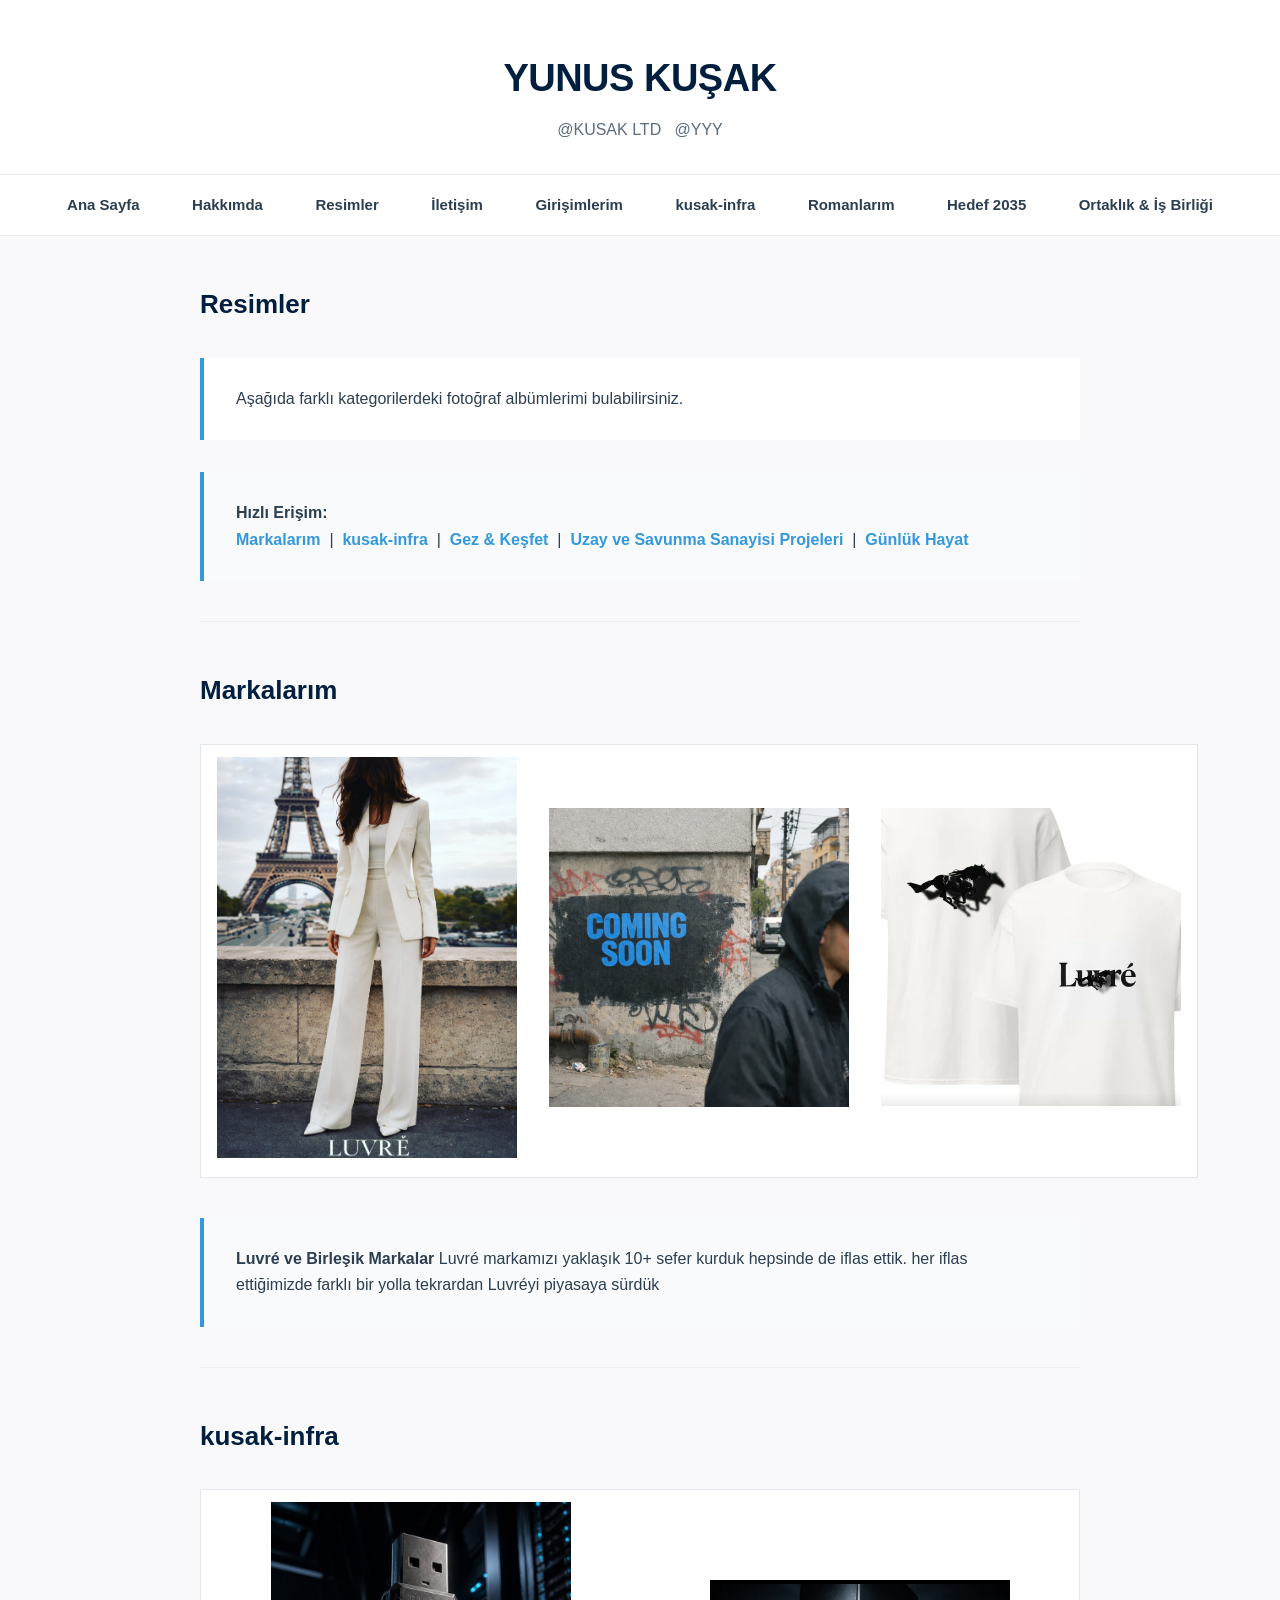
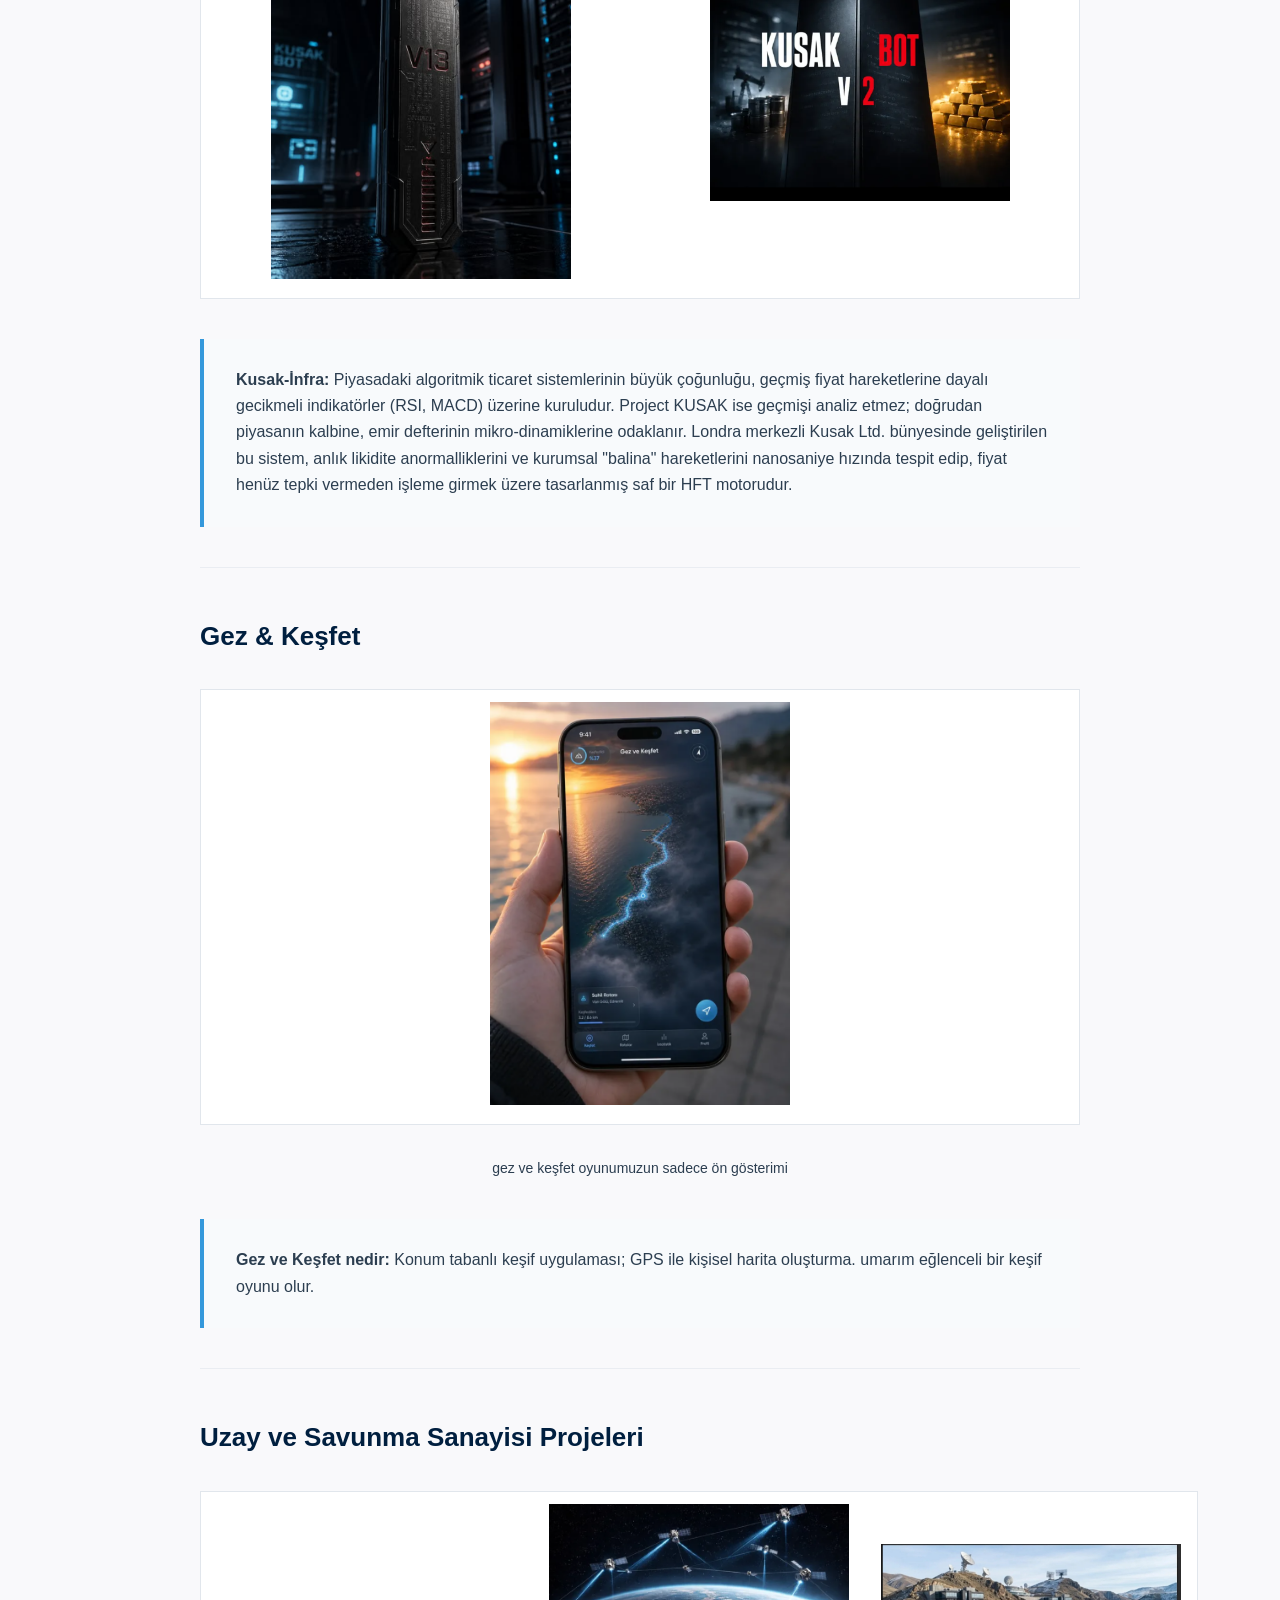
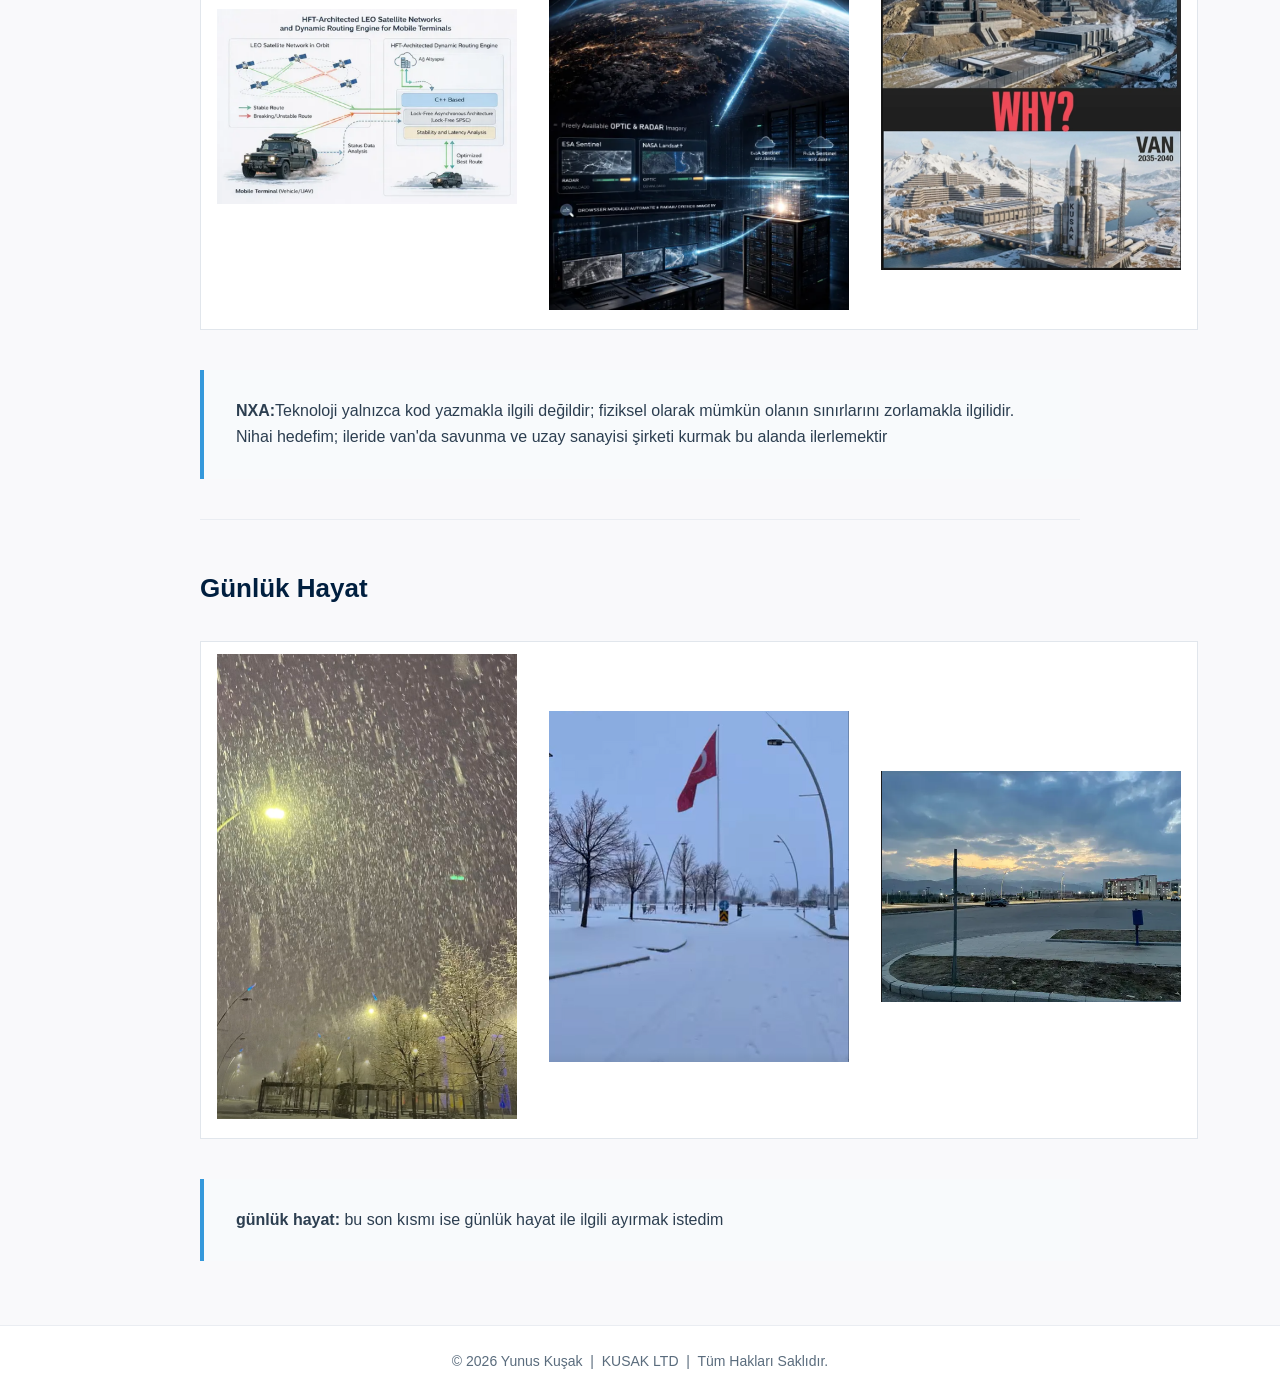
<file: resimler.html>
<!DOCTYPE html>
<html>
<head>
    <title>Yunus Kuşak | Resimler</title>
    <meta http-equiv="Content-Type" content="text/html; charset=utf-8">
    <link rel="stylesheet" href="style.css">
</head>
<body>

<div class="site-header">
    <h1>YUNUS KUŞAK</h1>
    <p>@KUSAK LTD &nbsp; @YYY</p>
</div>

<nav>
    <a href="index.html">Ana Sayfa</a>
    <a href="hakkimda.html">Hakkımda</a>
    <a href="resimler.html">Resimler</a>
    <a href="iletisim.html">İletişim</a>
    <a href="girisimlerim.html">Girişimlerim</a>
    <a href="kusak-infra.html">kusak-infra</a>
    <a href="romanlarim.html">Romanlarım</a>
    <a href="hedef2035.html">Hedef 2035</a>
    <a href="ortaklik.html">Ortaklık & İş Birliği</a>
</nav>

<div class="container">

    <h2>Resimler</h2>

    <div class="kart-kutu">
        <p>Aşağıda farklı kategorilerdeki fotoğraf albümlerimi bulabilirsiniz.</p>
    </div>

    <div class="kart-kutu" style="background-color: #f8fafc;">
        <p>
            <b>Hızlı Erişim:</b><br>
            <a href="#markalar">Markalarım</a> &nbsp;|&nbsp;
            <a href="#kusakinfra">kusak-infra</a> &nbsp;|&nbsp;
            <a href="#gezkesfet">Gez &amp; Keşfet</a> &nbsp;|&nbsp;
            <a href="#uzaysavunma">Uzay ve Savunma Sanayisi Projeleri</a> &nbsp;|&nbsp;
            <a href="#gunlukhayat">Günlük Hayat</a>
        </p>
    </div>

    <hr>

    <a name="markalar"></a>
    <h2>Markalarım</h2>

    <table border="0" cellpadding="10" cellspacing="10" align="center">
        <tr>
            <td align="center"><a href="resimler/marka1.jpg" target="_blank"><img src="resimler/marka1.jpg" width="300"></a></td>
            <td align="center"><a href="resimler/marka2.jpg" target="_blank"><img src="resimler/marka2.jpg" width="300"></a></td>
            <td align="center"><a href="resimler/marka3.jpg" target="_blank"><img src="resimler/marka3.jpg" width="300"></a></td>
        </tr>
    </table>
    <div class="kart-kutu" style="background-color: #f8fafc; margin-top: 40px;">
        <p>
            <b>Luvré ve Birleşik Markalar</b> Luvré markamızı yaklaşık 10+ sefer kurduk hepsinde de iflas ettik.
            her iflas ettiğimizde farklı bir yolla tekrardan Luvréyi piyasaya sürdük
        </p>
    </div>
    
    <hr>

    <a name="kusakinfra"></a>
    <h2>kusak-infra</h2>

    <table border="0" cellpadding="10" cellspacing="10" align="center">
        <tr>
            <td align="center"><a href="resimler/infra1.jpg" target="_blank"><img src="resimler/infra1.jpg" width="300"></a></td>
            <td align="center"><a href="resimler/infra2.jpg" target="_blank"><img src="resimler/infra2.jpg" width="300"></a></td>
        </tr>
    </table>
    <div class="kart-kutu" style="background-color: #f8fafc; margin-top: 40px;">
        <p>
            <b>Kusak-İnfra:</b> Piyasadaki algoritmik ticaret sistemlerinin büyük çoğunluğu,
            geçmiş fiyat hareketlerine dayalı gecikmeli indikatörler (RSI, MACD) üzerine kuruludur.
            Project KUSAK ise geçmişi analiz etmez; doğrudan piyasanın kalbine, 
            emir defterinin mikro‑dinamiklerine odaklanır. Londra merkezli Kusak Ltd.
            bünyesinde geliştirilen bu sistem, anlık likidite anormalliklerini ve 
            kurumsal "balina" hareketlerini nanosaniye hızında tespit edip, fiyat 
            henüz tepki vermeden işleme girmek üzere tasarlanmış saf bir HFT motorudur.
        </p>
    </div>
    <hr>

    <a name="gezkesfet"></a>
    <h2>Gez &amp; Keşfet</h2>

    <table border="0" cellpadding="10" cellspacing="10" align="center">
        <tr>
            <td align="center"><a href="resimler/gez1.jpg" target="_blank"><img src="resimler/gez1.jpg" width="300"></a></td>
        </tr>
    </table>
    <p style="text-align: center; font-size: 14px; color: #2c3e50;">
        gez ve keşfet oyunumuzun sadece ön gösterimi
    </p>
    <div class="kart-kutu" style="background-color: #f8fafc; margin-top: 40px;">
        <p>
            <b>Gez ve Keşfet nedir:</b> Konum tabanlı keşif uygulaması; GPS ile kişisel harita oluşturma.
            umarım eğlenceli bir keşif oyunu olur.
        </p>
    </div>
    <hr>

    <a name="uzaysavunma"></a>
    <h2>Uzay ve Savunma Sanayisi Projeleri</h2>

    <table border="0" cellpadding="10" cellspacing="10" align="center">
        <tr>
            <td align="center"><a href="resimler/uzay1.jpg" target="_blank"><img src="resimler/uzay1.jpg" width="300"></a></td>
            <td align="center"><a href="resimler/uzay2.jpg" target="_blank"><img src="resimler/uzay2.jpg" width="300"></a></td>
            <td align="center"><a href="resimler/uzay3.jpg" target="_blank"><img src="resimler/uzay3.jpg" width="300"></a></td>
        </tr>
    </table>
    <div class="kart-kutu" style="background-color: #f8fafc; margin-top: 40px;">
        <p>
            <b>NXA:</b>Teknoloji yalnızca kod yazmakla ilgili değildir; fiziksel olarak mümkün olanın sınırlarını zorlamakla ilgilidir.

            Nihai hedefim; ileride van'da savunma ve uzay sanayisi şirketi kurmak bu alanda ilerlemektir
        </p>
    </div>
    <hr>

    <a name="gunlukhayat"></a>
    <h2>Günlük Hayat</h2>

    <table border="0" cellpadding="10" cellspacing="10" align="center">
        <tr>
            <td align="center"><a href="resimler/gunluk1.jpg" target="_blank"><img src="resimler/gunluk1.jpg" width="300"></a></td>
            <td align="center"><a href="resimler/gunluk2.jpg" target="_blank"><img src="resimler/gunluk2.jpg" width="300"></a></td>
            <td align="center"><a href="resimler/gunluk3.jpg" target="_blank"><img src="resimler/gunluk3.jpg" width="300"></a></td>
        </tr>
    </table>
    <p style="text-align: center; font-size: 14px; color: #2c3e50;">
    </p>

    <div class="kart-kutu" style="background-color: #f8fafc; margin-top: 40px;">
        <p>
            <b>günlük hayat:</b> bu son kısmı ise günlük hayat ile ilgili ayırmak istedim
        </p>
    </div>

</div>

<footer>
    <p>&copy; 2026 Yunus Kuşak &nbsp;|&nbsp; KUSAK LTD &nbsp;|&nbsp; Tüm Hakları Saklıdır.</p>
</footer>
</body>
</html>
</file>
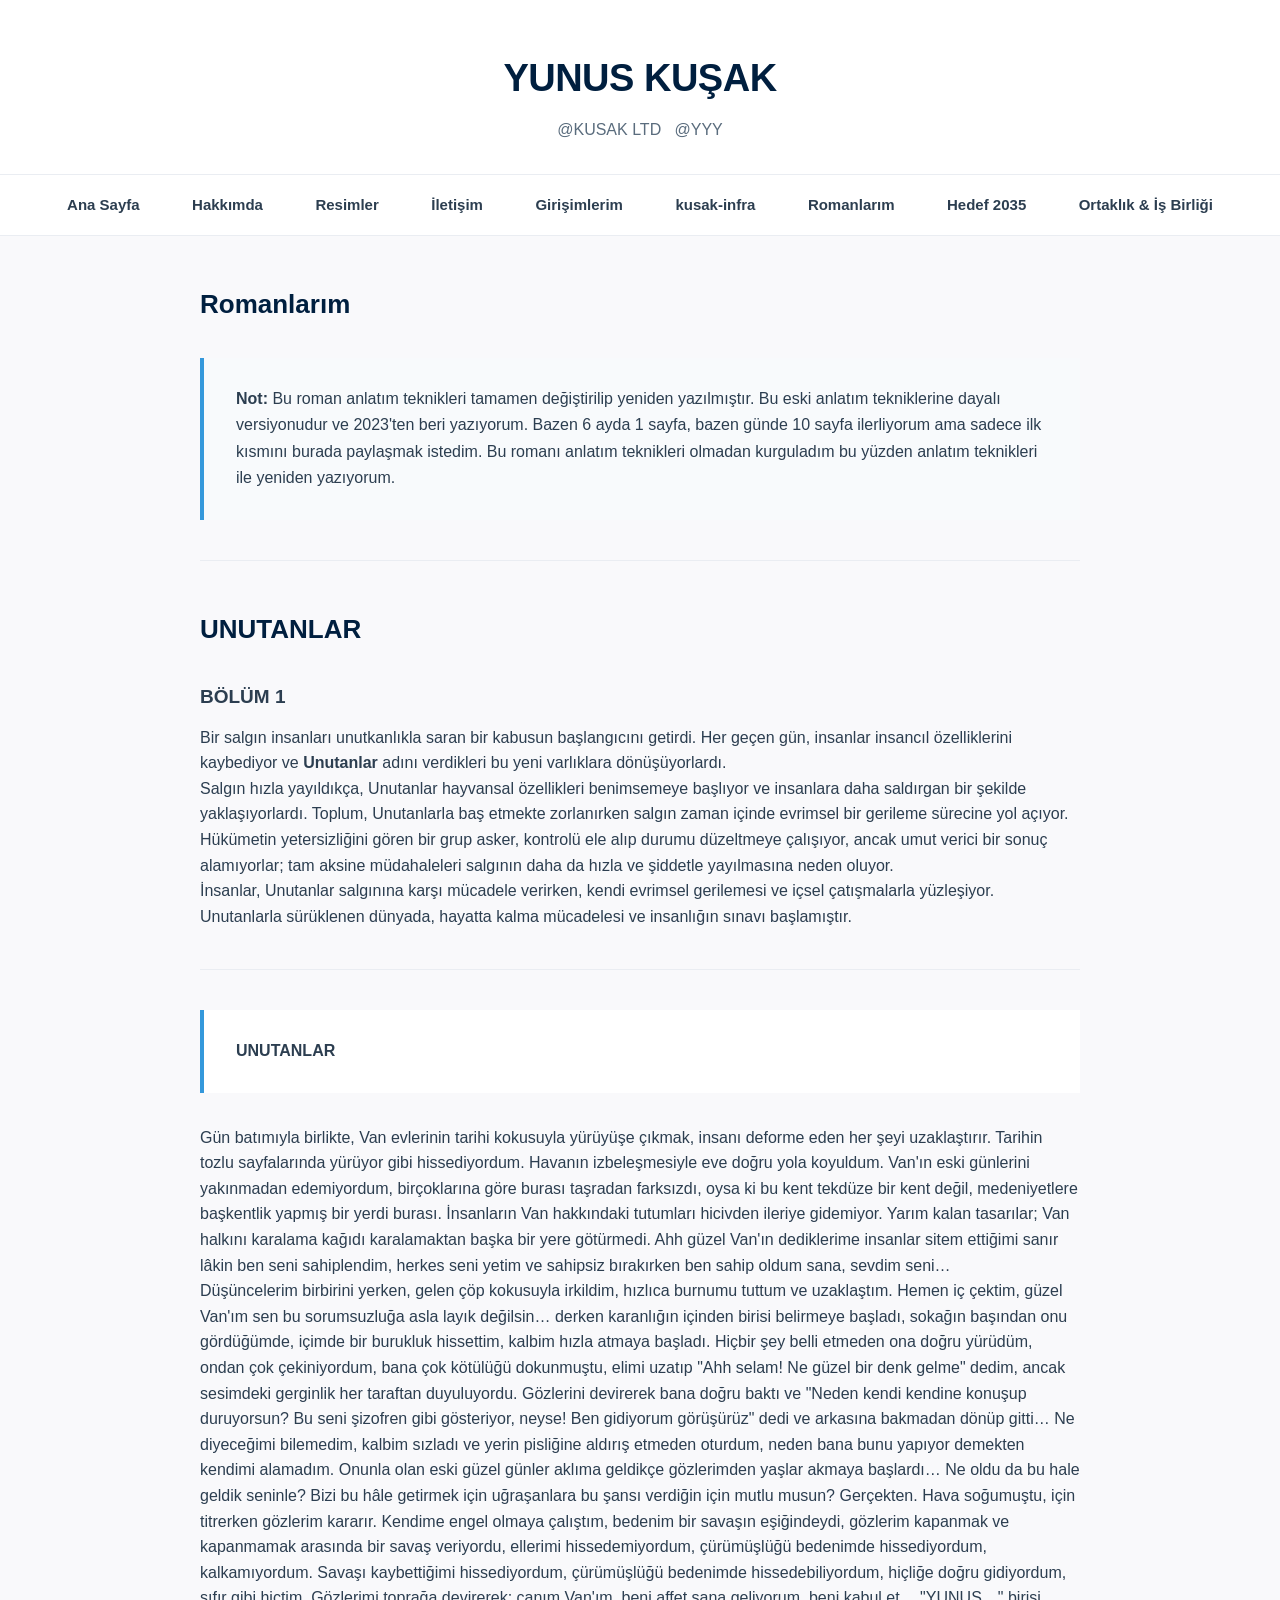
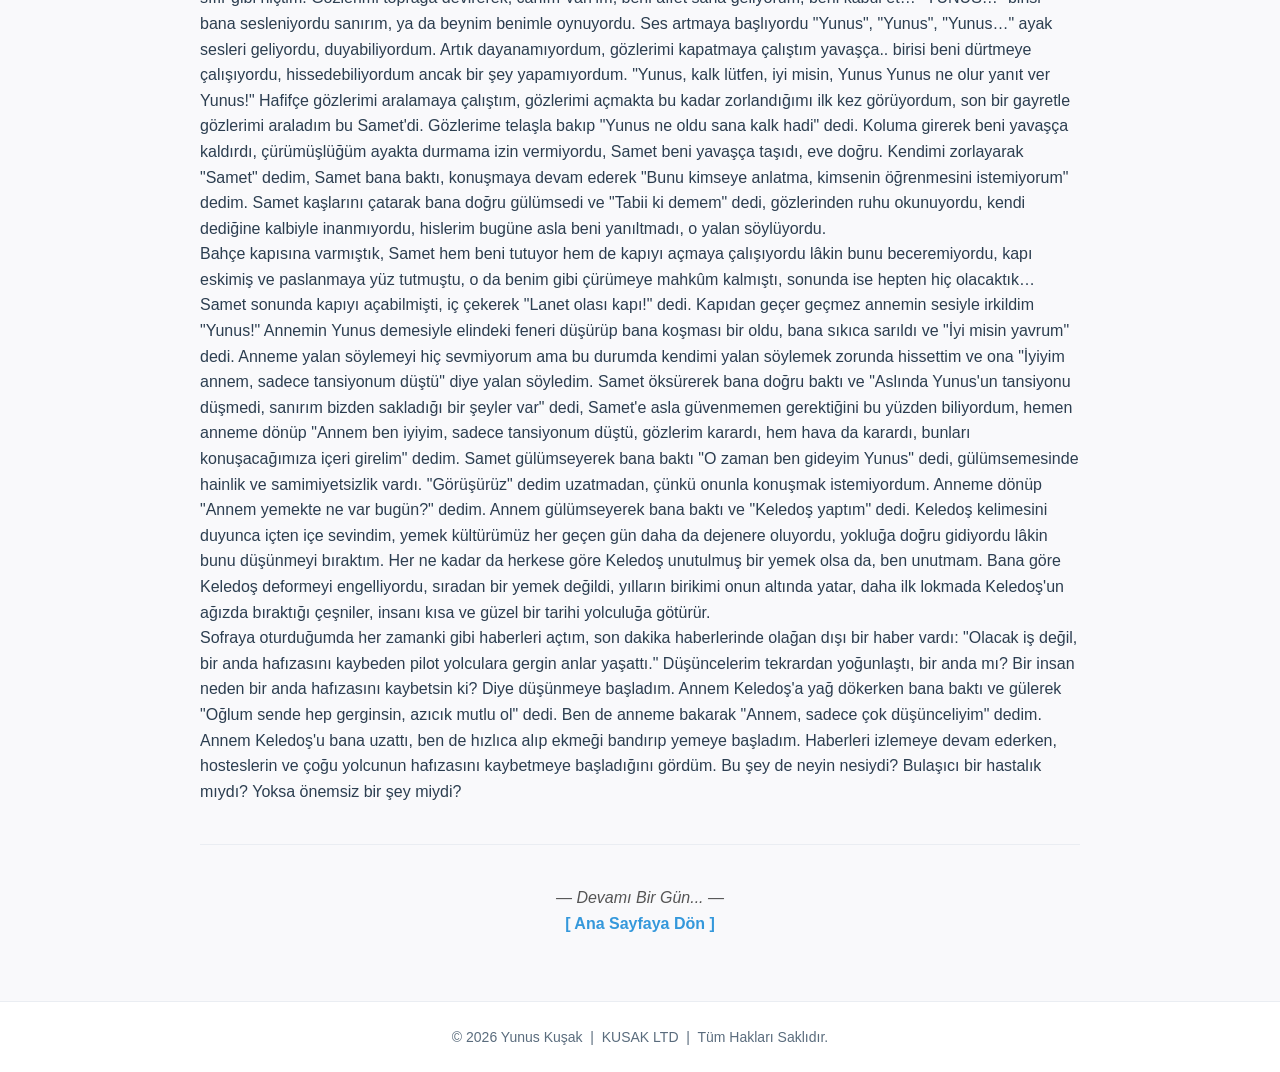
<file: romanlarim.html>
<!DOCTYPE html>
<html>
<head>
    <title>Yunus Kuşak | Romanlarım</title>
    <meta http-equiv="Content-Type" content="text/html; charset=utf-8">
    <link rel="stylesheet" href="style.css">
</head>
<body>

<div class="site-header">
    <h1>YUNUS KUŞAK</h1>
    <p>@KUSAK LTD &nbsp; @YYY</p>
</div>

<nav>
    <a href="index.html">Ana Sayfa</a>
    <a href="hakkimda.html">Hakkımda</a>
    <a href="resimler.html">Resimler</a>
    <a href="iletisim.html">İletişim</a>
    <a href="girisimlerim.html">Girişimlerim</a>
    <a href="kusak-infra.html">kusak-infra</a>
    <a href="romanlarim.html">Romanlarım</a>
    <a href="hedef2035.html">Hedef 2035</a>
    <a href="ortaklik.html">Ortaklık & İş Birliği</a>
</nav>

<div class="container">

    <h2>Romanlarım</h2>

    <!-- Yazar Notu -->
    <div class="kart-kutu" style="background-color: #f8fafc;">
        <p>
            <b>Not:</b> Bu roman anlatım teknikleri tamamen değiştirilip yeniden yazılmıştır.
            Bu eski anlatım tekniklerine dayalı versiyonudur ve 2023'ten beri yazıyorum.
            Bazen 6 ayda 1 sayfa, bazen günde 10 sayfa ilerliyorum ama sadece ilk kısmını burada paylaşmak istedim.
            Bu romanı anlatım teknikleri olmadan kurguladım bu yüzden anlatım teknikleri ile yeniden yazıyorum.
        </p>
    </div>

    <hr>

    <h2>UNUTANLAR</h2>

    <h3>BÖLÜM 1</h3>

    <p>
        Bir salgın insanları unutkanlıkla saran bir kabusun başlangıcını getirdi. Her geçen gün,
        insanlar insancıl özelliklerini kaybediyor ve <b>Unutanlar</b> adını verdikleri bu yeni
        varlıklara dönüşüyorlardı.
    </p>

    <p>
        Salgın hızla yayıldıkça, Unutanlar hayvansal özellikleri benimsemeye başlıyor ve insanlara
        daha saldırgan bir şekilde yaklaşıyorlardı. Toplum, Unutanlarla baş etmekte zorlanırken
        salgın zaman içinde evrimsel bir gerileme sürecine yol açıyor.
    </p>

    <p>
        Hükümetin yetersizliğini gören bir grup asker, kontrolü ele alıp durumu düzeltmeye çalışıyor,
        ancak umut verici bir sonuç alamıyorlar; tam aksine müdahaleleri salgının daha da hızla ve
        şiddetle yayılmasına neden oluyor.
    </p>

    <p>
        İnsanlar, Unutanlar salgınına karşı mücadele verirken, kendi evrimsel gerilemesi ve içsel
        çatışmalarla yüzleşiyor. Unutanlarla sürüklenen dünyada, hayatta kalma mücadelesi ve
        insanlığın sınavı başlamıştır.
    </p>

    <hr>

    <div class="kart-kutu">
        <p><b>UNUTANLAR</b></p>
    </div>

    <p>
        Gün batımıyla birlikte, Van evlerinin tarihi kokusuyla yürüyüşe çıkmak, insanı deforme eden
        her şeyi uzaklaştırır. Tarihin tozlu sayfalarında yürüyor gibi hissediyordum. Havanın
        izbeleşmesiyle eve doğru yola koyuldum. Van'ın eski günlerini yakınmadan edemiyordum,
        birçoklarına göre burası taşradan farksızdı, oysa ki bu kent tekdüze bir kent değil,
        medeniyetlere başkentlik yapmış bir yerdi burası. İnsanların Van hakkındaki tutumları
        hicivden ileriye gidemiyor. Yarım kalan tasarılar; Van halkını karalama kağıdı karalamaktan
        başka bir yere götürmedi. Ahh güzel Van'ın dediklerime insanlar sitem ettiğimi sanır lâkin
        ben seni sahiplendim, herkes seni yetim ve sahipsiz bırakırken ben sahip oldum sana, sevdim
        seni…
    </p>

    <p>
        Düşüncelerim birbirini yerken, gelen çöp kokusuyla irkildim, hızlıca burnumu tuttum ve
        uzaklaştım. Hemen iç çektim, güzel Van'ım sen bu sorumsuzluğa asla layık değilsin…
        derken karanlığın içinden birisi belirmeye başladı, sokağın başından onu gördüğümde,
        içimde bir burukluk hissettim, kalbim hızla atmaya başladı. Hiçbir şey belli etmeden
        ona doğru yürüdüm, ondan çok çekiniyordum, bana çok kötülüğü dokunmuştu, elimi uzatıp
        "Ahh selam! Ne güzel bir denk gelme" dedim, ancak sesimdeki gerginlik her taraftan
        duyuluyordu. Gözlerini devirerek bana doğru baktı ve "Neden kendi kendine konuşup
        duruyorsun? Bu seni şizofren gibi gösteriyor, neyse! Ben gidiyorum görüşürüz" dedi ve
        arkasına bakmadan dönüp gitti… Ne diyeceğimi bilemedim, kalbim sızladı ve yerin
        pisliğine aldırış etmeden oturdum, neden bana bunu yapıyor demekten kendimi alamadım.
        Onunla olan eski güzel günler aklıma geldikçe gözlerimden yaşlar akmaya başlardı…
        Ne oldu da bu hale geldik seninle? Bizi bu hâle getirmek için uğraşanlara bu şansı
        verdiğin için mutlu musun? Gerçekten. Hava soğumuştu, için titrerken gözlerim kararır.
        Kendime engel olmaya çalıştım, bedenim bir savaşın eşiğindeydi, gözlerim kapanmak ve
        kapanmamak arasında bir savaş veriyordu, ellerimi hissedemiyordum, çürümüşlüğü bedenimde
        hissediyordum, kalkamıyordum. Savaşı kaybettiğimi hissediyordum, çürümüşlüğü bedenimde
        hissedebiliyordum, hiçliğe doğru gidiyordum, sıfır gibi hiçtim. Gözlerimi toprağa devirerek;
        canım Van'ım, beni affet sana geliyorum, beni kabul et… "YUNUS…" birisi bana sesleniyordu
        sanırım, ya da beynim benimle oynuyordu. Ses artmaya başlıyordu "Yunus", "Yunus", "Yunus…"
        ayak sesleri geliyordu, duyabiliyordum. Artık dayanamıyordum, gözlerimi kapatmaya çalıştım
        yavaşça.. birisi beni dürtmeye çalışıyordu, hissedebiliyordum ancak bir şey yapamıyordum.
        "Yunus, kalk lütfen, iyi misin, Yunus Yunus ne olur yanıt ver Yunus!" Hafifçe gözlerimi
        aralamaya çalıştım, gözlerimi açmakta bu kadar zorlandığımı ilk kez görüyordum, son bir
        gayretle gözlerimi araladım bu Samet'di. Gözlerime telaşla bakıp "Yunus ne oldu sana kalk
        hadi" dedi. Koluma girerek beni yavaşça kaldırdı, çürümüşlüğüm ayakta durmama izin
        vermiyordu, Samet beni yavaşça taşıdı, eve doğru. Kendimi zorlayarak "Samet" dedim,
        Samet bana baktı, konuşmaya devam ederek "Bunu kimseye anlatma, kimsenin öğrenmesini
        istemiyorum" dedim. Samet kaşlarını çatarak bana doğru gülümsedi ve "Tabii ki demem"
        dedi, gözlerinden ruhu okunuyordu, kendi dediğine kalbiyle inanmıyordu, hislerim bugüne
        asla beni yanıltmadı, o yalan söylüyordu.
    </p>

    <p>
        Bahçe kapısına varmıştık, Samet hem beni tutuyor hem de kapıyı açmaya çalışıyordu lâkin
        bunu beceremiyordu, kapı eskimiş ve paslanmaya yüz tutmuştu, o da benim gibi çürümeye
        mahkûm kalmıştı, sonunda ise hepten hiç olacaktık… Samet sonunda kapıyı açabilmişti,
        iç çekerek "Lanet olası kapı!" dedi. Kapıdan geçer geçmez annemin sesiyle irkildim
        "Yunus!" Annemin Yunus demesiyle elindeki feneri düşürüp bana koşması bir oldu, bana
        sıkıca sarıldı ve "İyi misin yavrum" dedi. Anneme yalan söylemeyi hiç sevmiyorum ama
        bu durumda kendimi yalan söylemek zorunda hissettim ve ona "İyiyim annem, sadece
        tansiyonum düştü" diye yalan söyledim. Samet öksürerek bana doğru baktı ve "Aslında
        Yunus'un tansiyonu düşmedi, sanırım bizden sakladığı bir şeyler var" dedi, Samet'e
        asla güvenmemen gerektiğini bu yüzden biliyordum, hemen anneme dönüp "Annem ben
        iyiyim, sadece tansiyonum düştü, gözlerim karardı, hem hava da karardı, bunları
        konuşacağımıza içeri girelim" dedim. Samet gülümseyerek bana baktı "O zaman ben
        gideyim Yunus" dedi, gülümsemesinde hainlik ve samimiyetsizlik vardı. "Görüşürüz"
        dedim uzatmadan, çünkü onunla konuşmak istemiyordum. Anneme dönüp "Annem yemekte
        ne var bugün?" dedim. Annem gülümseyerek bana baktı ve "Keledoş yaptım" dedi.
        Keledoş kelimesini duyunca içten içe sevindim, yemek kültürümüz her geçen gün daha
        da dejenere oluyordu, yokluğa doğru gidiyordu lâkin bunu düşünmeyi bıraktım. Her ne
        kadar da herkese göre Keledoş unutulmuş bir yemek olsa da, ben unutmam. Bana göre
        Keledoş deformeyi engelliyordu, sıradan bir yemek değildi, yılların birikimi onun
        altında yatar, daha ilk lokmada Keledoş'un ağızda bıraktığı çeşniler, insanı kısa
        ve güzel bir tarihi yolculuğa götürür.
    </p>

    <p>
        Sofraya oturduğumda her zamanki gibi haberleri açtım, son dakika haberlerinde olağan
        dışı bir haber vardı: "Olacak iş değil, bir anda hafızasını kaybeden pilot yolculara
        gergin anlar yaşattı." Düşüncelerim tekrardan yoğunlaştı, bir anda mı? Bir insan
        neden bir anda hafızasını kaybetsin ki? Diye düşünmeye başladım. Annem Keledoş'a
        yağ dökerken bana baktı ve gülerek "Oğlum sende hep gerginsin, azıcık mutlu ol" dedi.
        Ben de anneme bakarak "Annem, sadece çok düşünceliyim" dedim. Annem Keledoş'u bana
        uzattı, ben de hızlıca alıp ekmeği bandırıp yemeye başladım. Haberleri izlemeye devam
        ederken, hosteslerin ve çoğu yolcunun hafızasını kaybetmeye başladığını gördüm. Bu şey
        de neyin nesiydi? Bulaşıcı bir hastalık mıydı? Yoksa önemsiz bir şey miydi?
    </p>

    <hr>

    <p style="text-align: center; color: #555;">
        <i>— Devamı Bir Gün... —</i>
    </p>

    <p style="text-align: center;">
        <a href="index.html">[ Ana Sayfaya Dön ]</a>
    </p>

</div>

<footer>
    <p>
        &copy; 2026 Yunus Kuşak &nbsp;|&nbsp; KUSAK LTD &nbsp;|&nbsp; Tüm Hakları Saklıdır.
    </p>
</footer>

</body>
</html>
</file>
<file: style.css>
* {
  margin: 0;
  padding: 0;
}

body {
  background-color: #F9F9FB;
  color: #2C3E50;
  font-family: 'Inter', 'Segoe UI', 'Roboto', Arial, Verdana, sans-serif;
  font-size: 16px;
  line-height: 1.6;
}

.site-header {
  background-color: #FFFFFF;
  padding: 48px 24px 32px 24px;
  text-align: center;
  border-bottom: 1px solid #EAEDF2;
}

.site-header h1 {
  color: #001F3F;
  font-size: 38px;
  font-weight: bold;
  letter-spacing: -0.5px;
  margin-bottom: 8px;
}

.site-header p {
  color: #5A6C7D;
  font-size: 16px;
}

nav {
  background-color: #FFFFFF;
  padding: 0;
  text-align: center;
  border-bottom: 1px solid #EAEDF2;
}

nav a {
  display: inline-block;
  color: #2C3E50;
  text-decoration: none;
  padding: 18px 24px;
  font-size: 15px;
  font-weight: bold;
}

nav a:hover {
  color: #3498DB;
  background-color: #F0F4F8;
}

.container {
  width: 880px;
  margin: 48px auto;
  padding: 0 24px;
}

h2 {
  color: #001F3F;
  font-size: 26px;
  font-weight: bold;
  margin-top: 48px;
  margin-bottom: 20px;
}

h3 {
  color: #2C3E50;
  font-size: 19px;
  font-weight: bold;
  margin-top: 32px;
  margin-bottom: 12px;
}

hr {
  border: none;
  border-top: 1px solid #EAEDF2;
  margin: 40px 0;
}

a {
  color: #3498DB;
  text-decoration: none;
  font-weight: bold;
}

a:hover {
  color: #001F3F;
  text-decoration: underline;
}

ul, ol {
  padding-left: 24px;
  margin: 16px 0;
  line-height: 1.7;
  color: #2C3E50;
}

table {
  border-collapse: collapse;
  width: 100%;
  margin: 32px 0;
  background-color: transparent;
  border: 1px solid #E1E6EC;
}

th {
  background-color: #F0F4F8;
  color: #001F3F;
  padding: 14px 16px;
  text-align: left;
  font-weight: bold;
  font-size: 14px;
  letter-spacing: 0.3px;
  border-bottom: 1px solid #E1E6EC;
}

td {
  padding: 12px 16px;
  border-bottom: 1px solid #F1F3F6;
  color: #2C3E50;
  background-color: #FFFFFF;
  vertical-align: middle;
  font-size: 15px;
}

tr:last-child td {
  border-bottom: none;
}

tr:hover td {
  background-color: #F9FBFD;
}

.kart-kutu {
  background-color: #FFFFFF;
  border: none;
  border-left: 4px solid #3498DB;
  padding: 28px 32px;
  margin: 32px 0;
}

.kart-kutu p {
  margin-bottom: 12px;
  color: #2C3E50;
  line-height: 1.65;
}

.kart-kutu p:last-child {
  margin-bottom: 0;
}

.form-satir {
  margin-bottom: 28px;
}

label {
  display: block;
  color: #001F3F;
  font-weight: bold;
  font-size: 15px;
  margin-bottom: 8px;
}

input[type="text"],
input[type="password"],
input[type="email"],
textarea {
  width: 100%;
  max-width: 600px;
  background-color: #FFFFFF;
  border: 1px solid #DDE1E7;
  color: #2C3E50;
  padding: 12px 16px;
  font-family: inherit;
  font-size: 16px;
}

input:focus,
textarea:focus {
  border-color: #3498DB;
  outline: none;
  background-color: #F5FAFF;
}

textarea {
  vertical-align: top;
}

input[type="submit"],
input[type="reset"] {
  background-color: #3498DB;
  color: #FFFFFF;
  border: none;
  padding: 12px 32px;
  font-family: inherit;
  font-size: 16px;
  font-weight: bold;
  margin-right: 12px;
}

input[type="reset"] {
  background-color: #E1E6EC;
  color: #2C3E50;
}

input[type="submit"]:hover {
  background-color: #001F3F;
}

input[type="reset"]:hover {
  background-color: #CFD6DF;
}

input[type="checkbox"],
input[type="radio"] {
  margin-right: 8px;
}

.secenekler {
  line-height: 2;
}

.resim-alan {
  background-color: #FFFFFF;
  border: 1px solid #EAEDF2;
  display: inline-block;
  padding: 12px;
  margin: 12px;
  text-align: center;
  vertical-align: top;
  width: 240px;
}

.resim-alan p {
  color: #2C3E50;
  font-size: 14px;
  font-weight: bold;
  margin: 10px 0 0 0;
}

.resim-alan img {
  width: 100%;
  height: auto;
  background-color: #F0F4F8;
  display: block;
  border: 1px solid #EAEDF2;
}

.profil-resim {
  border: 2px solid #3498DB;
  padding: 3px;
  background-color: #FFFFFF;
}

.bilgi-tablosu,
.girisim-tablosu {
  background-color: transparent;
  border: none;
}

.bilgi-tablosu td,
.girisim-tablosu td {
  background-color: transparent;
}

.bilgi-etiket {
  background-color: #F0F4F8;
  width: 160px;
  color: #001F3F;
  font-weight: bold;
}

.bilgi-deger {
  background-color: #FFFFFF;
  color: #2C3E50;
}

footer {
  background-color: #FFFFFF;
  border-top: 1px solid #EAEDF2;
  text-align: center;
  padding: 24px;
  color: #5A6C7D;
  font-size: 14px;
  margin-top: 64px;
}

footer a {
  color: #3498DB;
  text-decoration: none;
  font-weight: bold;
}

footer a:hover {
  color: #001F3F;
}

.tesekkur-bolum {
  background-color: #FFFFFF;
  border: 1px solid #EAEDF2;
  padding: 32px 24px;
  margin-top: 40px;
  text-align: center;
}

.tesekkur-bolum h2 {
  color: #001F3F;
  margin-bottom: 20px;
}

.tesekkur-bolum h3 {
  color: #3498DB;
}

.tesekkur-bolum p {
  color: #2C3E50;
  max-width: 600px;
  margin: 0 auto 16px auto;
}

.tesekkur-bolum .isim-listesi {
  list-style: none;
  padding: 0;
  text-align: center;
}

.tesekkur-bolum .isim-listesi li {
  display: inline-block;
  margin: 6px 12px;
  font-weight: bold;
  color: #2C3E50;
}
</file>
